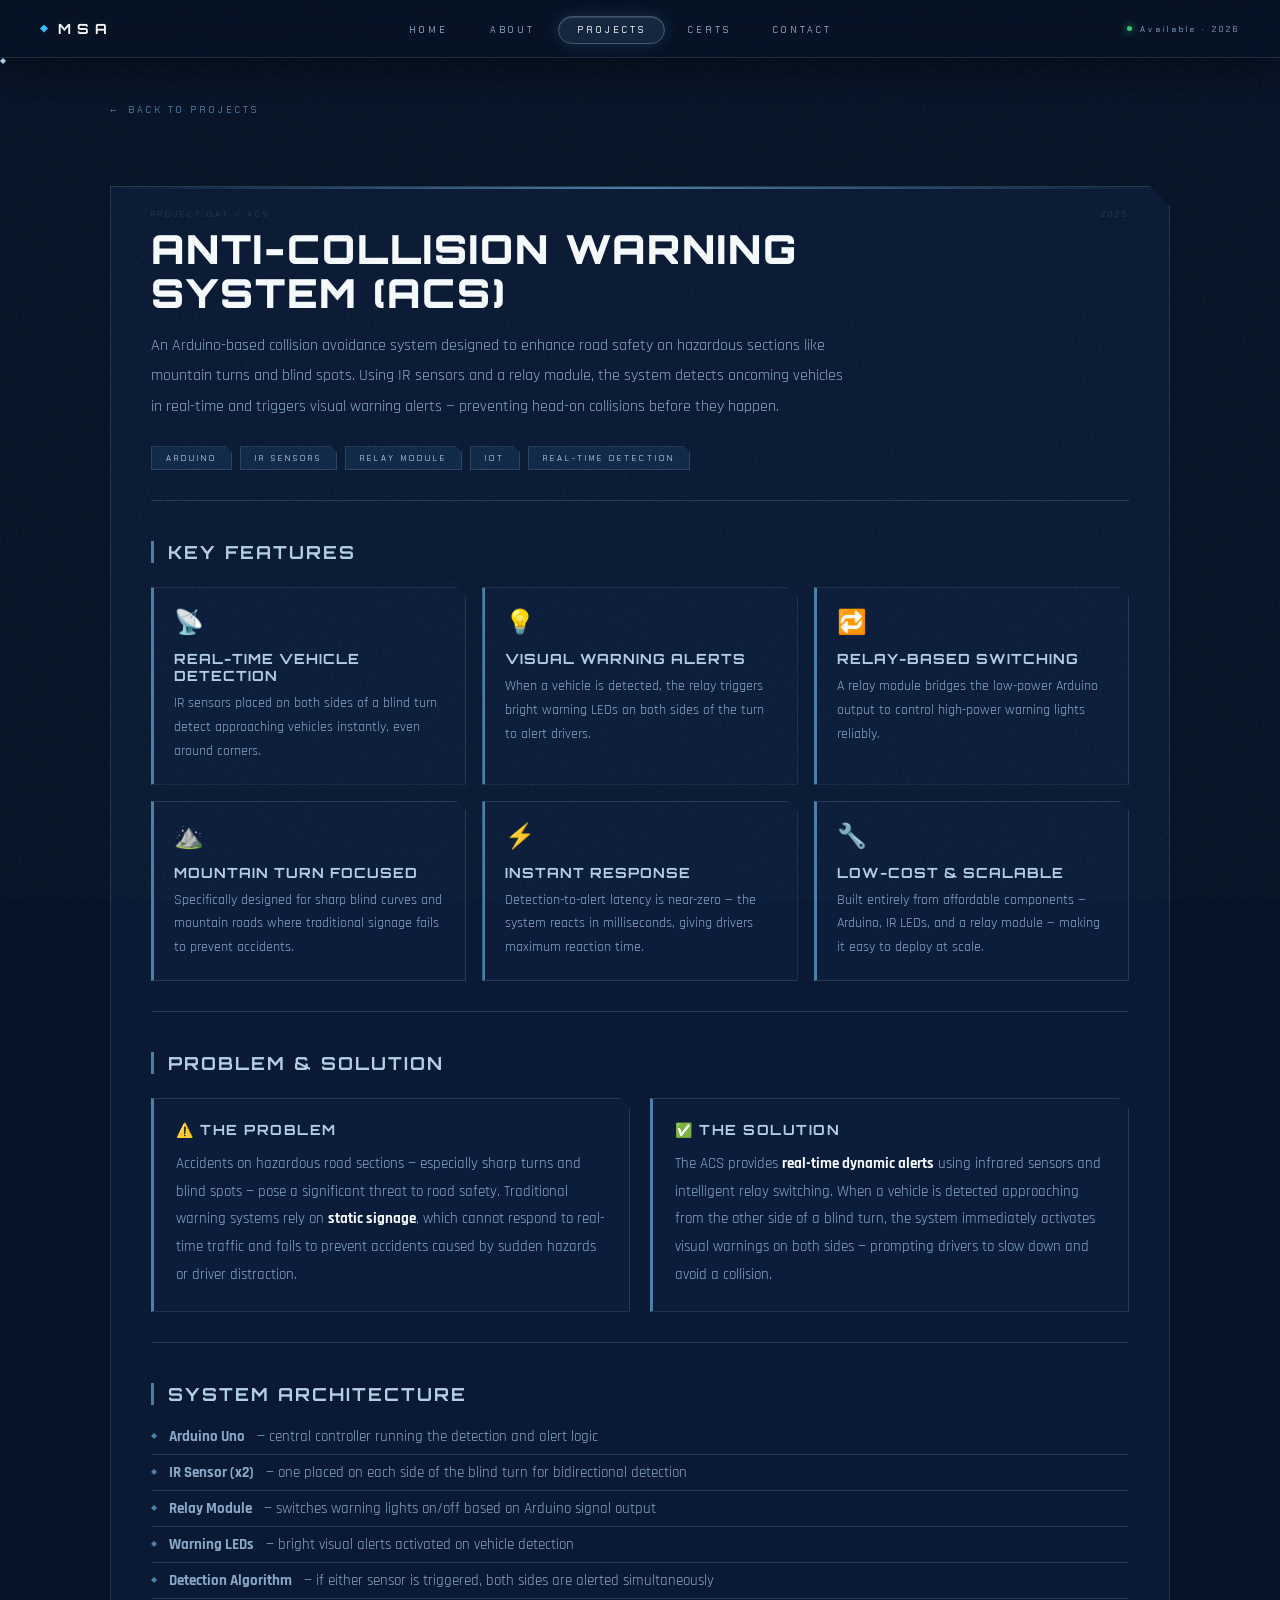
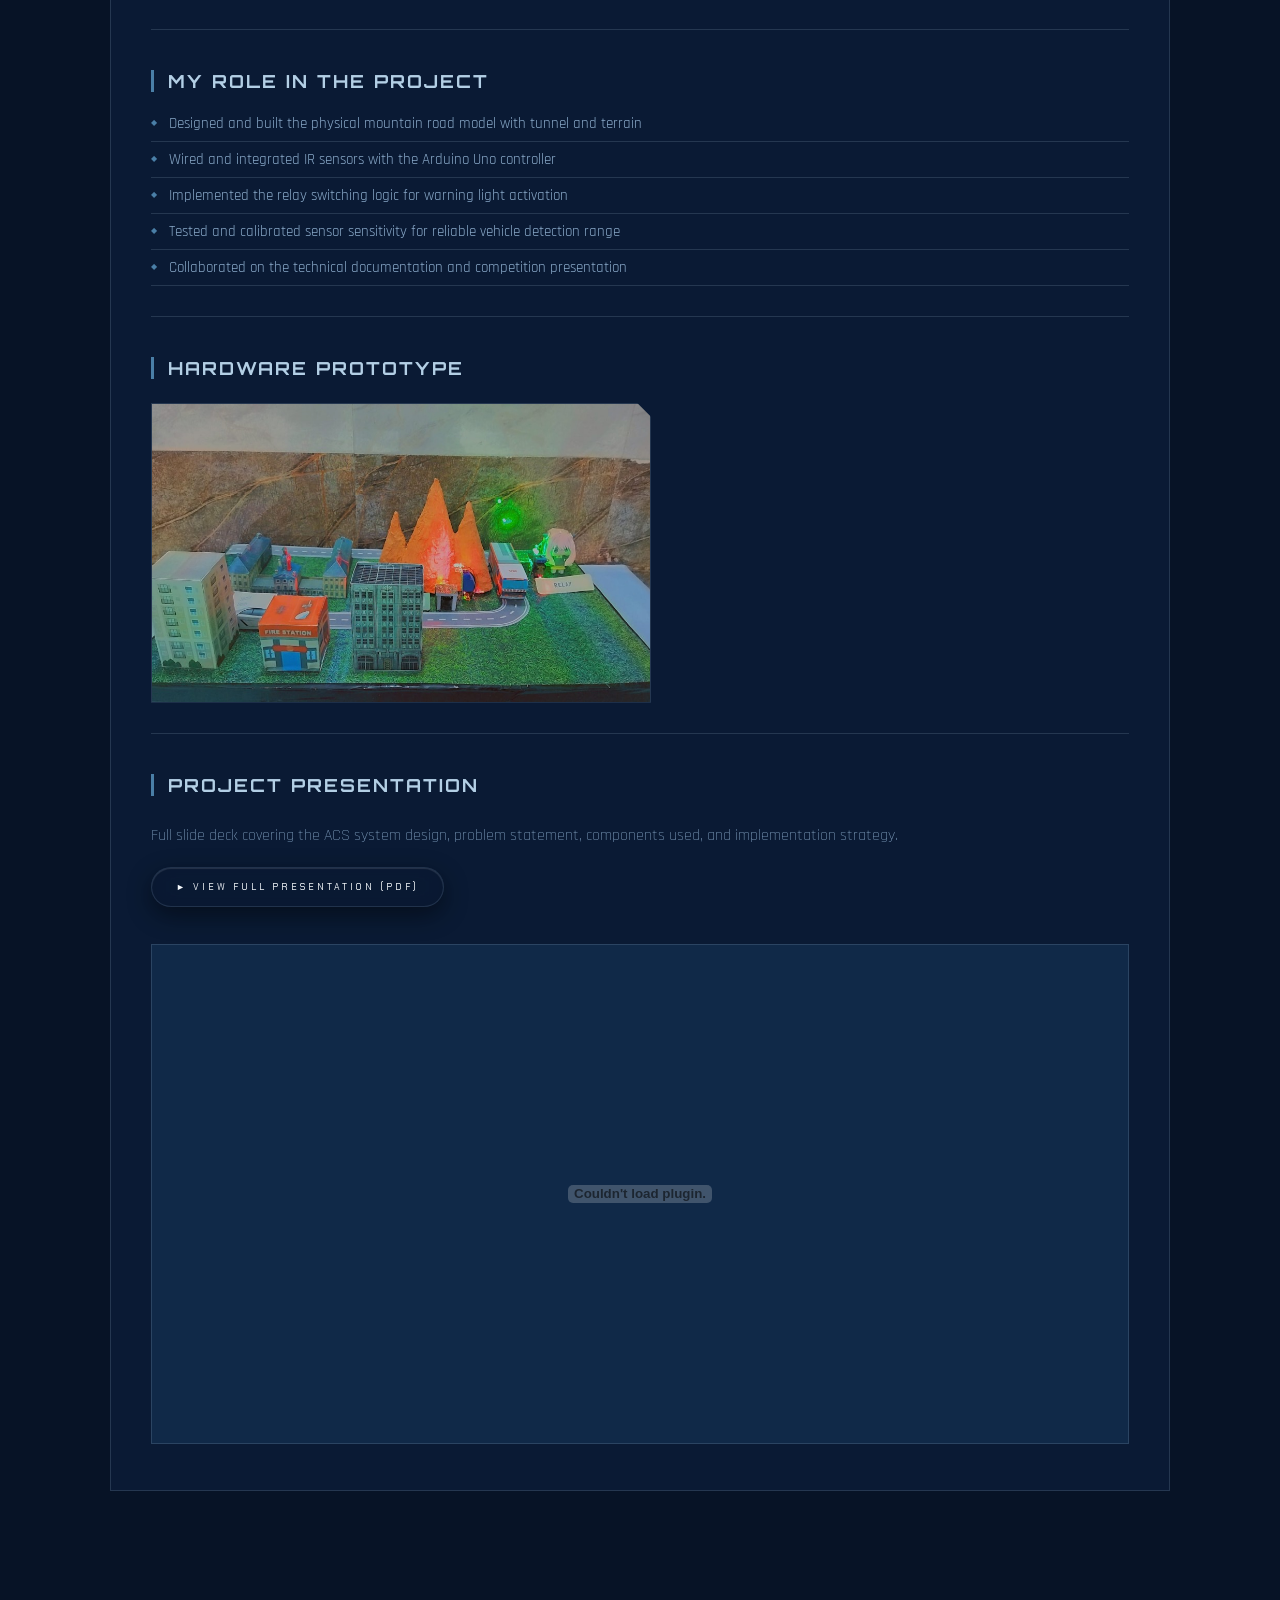
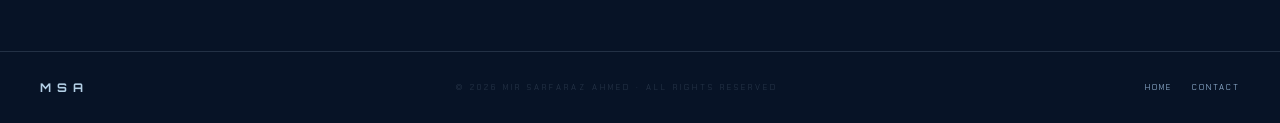
<file: acs-project.html>
<!DOCTYPE html>
<html lang="en">
<head>
<meta charset="UTF-8">
<meta name="viewport" content="width=device-width, initial-scale=1.0">
<title>Anti-Collision System (ACS) | Mir Sarfaraz Ahmed</title>
<link rel="icon" type="image/png" href="profile.jpg">
<link rel="preconnect" href="https://fonts.googleapis.com">
<link href="https://fonts.googleapis.com/css2?family=Orbitron:wght@400;600;700;900&family=Chakra+Petch:wght@300;400;500;600&family=Rajdhani:wght@300;400;500&display=swap" rel="stylesheet">
<link rel="stylesheet" href="style.css">
</head>

<body>

<!-- CURSOR -->
<div class="c-dot" id="cdot"></div>
<div class="c-ring" id="cring"></div>

<!-- SCROLL TO TOP -->
<button id="scrollTop" aria-label="Scroll to top">↑</button>

<!-- NAVBAR -->
<nav id="navbar">
  <a href="index.html" class="nav-logo">MSA</a>
  <ul class="nav-links">
    <li><a href="index.html">Home</a></li>
    <li><a href="index.html#about">About</a></li>
    <li><a href="index.html#projects" class="active">Projects</a></li>
    <li><a href="index.html#certifications">Certs</a></li>
    <li><a href="contact.html">Contact</a></li>
  </ul>
  <div class="nav-status">
    <div class="status-dot"></div>Available · 2026
  </div>
  <button class="nav-toggle" id="navToggle" aria-label="Toggle navigation" aria-expanded="false">
    <span></span>
    <span></span>
    <span></span>
  </button>
</nav>


<!-- MOBILE & TABLET DRAWER -->
<div class="nav-drawer" id="navDrawer" aria-hidden="true">
  <div class="drawer-header">
    <span class="drawer-tag">SYS.NAV // NAVIGATION</span>
    <span class="drawer-id">VER 2.0 · 2026</span>
  </div>
  <ul class="drawer-links">
    <li><a href="index.html"><span class="d-num">01</span><span class="d-label">Home</span><span class="d-arr">→</span></a></li>
    <li><a href="index.html#about"><span class="d-num">02</span><span class="d-label">About</span><span class="d-arr">→</span></a></li>
    <li><a href="index.html#projects" class="active"><span class="d-num">03</span><span class="d-label">Projects</span><span class="d-arr">→</span></a></li>
    <li><a href="index.html#certifications"><span class="d-num">04</span><span class="d-label">Certifications</span><span class="d-arr">→</span></a></li>
    <li><a href="contact.html"><span class="d-num">05</span><span class="d-label">Contact</span><span class="d-arr">→</span></a></li>
  </ul>
  <div class="drawer-footer">
    <div class="drawer-status">
      <div class="status-dot"></div>Status: Available · 2026
    </div>
    <div class="drawer-socials">
      <a href="https://github.com/Mir-Sarfaraz-Ahmed" target="_blank"><svg width="13" height="13" viewBox="0 0 24 24" fill="currentColor" style="display:inline-block;vertical-align:-1px;margin-right:5px;"><path fill-rule="evenodd" clip-rule="evenodd" d="M12 2C6.477 2 2 6.484 2 12.017c0 4.425 2.865 8.18 6.839 9.504.5.092.682-.217.682-.483 0-.237-.008-.868-.013-1.703-2.782.605-3.369-1.343-3.369-1.343-.454-1.158-1.11-1.466-1.11-1.466-.908-.62.069-.608.069-.608 1.003.07 1.53 1.032 1.53 1.032.892 1.53 2.341 1.088 2.91.832.092-.647.35-1.088.636-1.338-2.22-.253-4.555-1.113-4.555-4.951 0-1.093.39-1.988 1.029-2.688-.103-.253-.446-1.272.098-2.65 0 0 .84-.27 2.75 1.026A9.564 9.564 0 0112 6.844c.85.004 1.705.115 2.504.337 1.909-1.296 2.747-1.027 2.747-1.027.546 1.379.202 2.398.1 2.651.64.7 1.028 1.595 1.028 2.688 0 3.848-2.339 4.695-4.566 4.943.359.309.678.92.678 1.855 0 1.338-.012 2.419-.012 2.747 0 .268.18.58.688.482A10.019 10.019 0 0022 12.017C22 6.484 17.522 2 12 2z"/></svg>GitHub</a>
      <a href="https://www.linkedin.com/in/mir-sarfaraz-ahmed-367957329/" target="_blank"><svg width="13" height="13" viewBox="0 0 24 24" fill="currentColor" style="display:inline-block;vertical-align:-1px;margin-right:5px;"><path d="M19 3a2 2 0 0 1 2 2v14a2 2 0 0 1-2 2H5a2 2 0 0 1-2-2V5a2 2 0 0 1 2-2h14m-.5 15.5v-5.3a3.26 3.26 0 0 0-3.26-3.26c-.85 0-1.84.52-2.28 1.3v-1.11h-2.79v8.37h2.79v-4.93c0-.77.62-1.4 1.39-1.4a1.4 1.4 0 0 1 1.4 1.4v4.93h2.75M6.46 10.9v8.37H9.2V10.9H6.46M7.83 6.26c-.95 0-1.72.78-1.72 1.73a1.73 1.73 0 0 0 1.72 1.73 1.73 1.73 0 0 0 1.72-1.73c0-.95-.78-1.73-1.72-1.73z"/></svg>LinkedIn</a>
      <a href="resume.pdf" download>↓ Resume</a>
    </div>
  </div>
</div>

<!-- ═══ PROJECT CONTENT ═══ -->
<div class="project-page-wrap">

  <a href="index.html#projects" class="back-btn reveal">Back to Projects</a>

  <section class="project-page reveal">

    <span class="sc sc-tl" style="position:absolute">PROJECT.DAT / ACS</span>
    <span class="sc sc-tr" style="position:absolute">2025</span>

    <h1>Anti-Collision Warning<br>System (ACS)</h1>

    <p>
      An Arduino-based collision avoidance system designed to enhance road safety
      on hazardous sections like mountain turns and blind spots. Using IR sensors
      and a relay module, the system detects oncoming vehicles in real-time and
      triggers visual warning alerts — preventing head-on collisions before they happen.
    </p>

    <div class="tech-stack">
      <span>Arduino</span>
      <span>IR Sensors</span>
      <span>Relay Module</span>
      <span>IoT</span>
      <span>Real-Time Detection</span>
    </div>

    <hr>

    <!-- ── KEY FEATURES ── -->
    <h2>Key Features</h2>

    <div class="features-grid">

      <div class="feature-card">
        <div class="icon">📡</div>
        <h4>Real-Time Vehicle Detection</h4>
        <p>IR sensors placed on both sides of a blind turn detect approaching vehicles instantly, even around corners.</p>
      </div>

      <div class="feature-card">
        <div class="icon">💡</div>
        <h4>Visual Warning Alerts</h4>
        <p>When a vehicle is detected, the relay triggers bright warning LEDs on both sides of the turn to alert drivers.</p>
      </div>

      <div class="feature-card">
        <div class="icon">🔁</div>
        <h4>Relay-Based Switching</h4>
        <p>A relay module bridges the low-power Arduino output to control high-power warning lights reliably.</p>
      </div>

      <div class="feature-card">
        <div class="icon">⛰️</div>
        <h4>Mountain Turn Focused</h4>
        <p>Specifically designed for sharp blind curves and mountain roads where traditional signage fails to prevent accidents.</p>
      </div>

      <div class="feature-card">
        <div class="icon">⚡</div>
        <h4>Instant Response</h4>
        <p>Detection-to-alert latency is near-zero — the system reacts in milliseconds, giving drivers maximum reaction time.</p>
      </div>

      <div class="feature-card">
        <div class="icon">🔧</div>
        <h4>Low-Cost &amp; Scalable</h4>
        <p>Built entirely from affordable components — Arduino, IR LEDs, and a relay module — making it easy to deploy at scale.</p>
      </div>

    </div>

    <hr>

    <!-- ── PROBLEM & SOLUTION ── -->
    <h2>Problem &amp; Solution</h2>

    <div class="about-wrapper">

      <div class="about-left">
        <h3>⚠️ The Problem</h3>
        <p>
          Accidents on hazardous road sections — especially sharp turns and blind spots —
          pose a significant threat to road safety. Traditional warning systems rely on
          <strong>static signage</strong>, which cannot respond to real-time traffic and
          fails to prevent accidents caused by sudden hazards or driver distraction.
        </p>
      </div>

      <div class="about-left">
        <h3>✅ The Solution</h3>
        <p>
          The ACS provides <strong>real-time dynamic alerts</strong> using infrared sensors
          and intelligent relay switching. When a vehicle is detected approaching from the
          other side of a blind turn, the system immediately activates visual warnings on
          both sides — prompting drivers to slow down and avoid a collision.
        </p>
      </div>

    </div>

    <hr>

    <!-- ── SYSTEM ARCHITECTURE ── -->
    <h2>System Architecture</h2>

    <ul>
      <li><strong>Arduino Uno</strong> — central controller running the detection and alert logic</li>
      <li><strong>IR Sensor (x2)</strong> — one placed on each side of the blind turn for bidirectional detection</li>
      <li><strong>Relay Module</strong> — switches warning lights on/off based on Arduino signal output</li>
      <li><strong>Warning LEDs</strong> — bright visual alerts activated on vehicle detection</li>
      <li><strong>Detection Algorithm</strong> — if either sensor is triggered, both sides are alerted simultaneously</li>
    </ul>

    <hr>

    <!-- ── MY ROLE ── -->
    <h2>My Role in the Project</h2>

    <ul>
      <li>Designed and built the physical mountain road model with tunnel and terrain</li>
      <li>Wired and integrated IR sensors with the Arduino Uno controller</li>
      <li>Implemented the relay switching logic for warning light activation</li>
      <li>Tested and calibrated sensor sensitivity for reliable vehicle detection range</li>
      <li>Collaborated on the technical documentation and competition presentation</li>
    </ul>

    <hr>

    <!-- ── PROJECT IMAGE ── -->
    <h2>Hardware Prototype</h2>
    <div class="project-images">
      <img src="acs-model.jpg" alt="Anti-Collision System Model">
    </div>

    <hr>

    <!-- ── PRESENTATION ── -->
    <h2>Project Presentation</h2>

    <div class="media-box">
      <p class="about-desc" style="margin-top:0;margin-bottom:16px">
        Full slide deck covering the ACS system design, problem statement,
        components used, and implementation strategy.
      </p>

      <a href="ppt.pdf" target="_blank" class="btn">
        ► View Full Presentation (PDF)
      </a>

      <br><br>

      <embed src="ppt.pdf"
             type="application/pdf"
             class="pdf-embed">
    </div>

  </section>

</div>

<footer>
  <div class="footer-brand">MSA</div>
  <div class="footer-copy">© 2026 Mir Sarfaraz Ahmed · All Rights Reserved</div>
  <div class="footer-links">
    <a href="index.html">Home</a>
    <a href="index.html#contact">Contact</a>
  </div>
</footer>

<script src="script.js" defer></script>

</body>
</html>
</file>
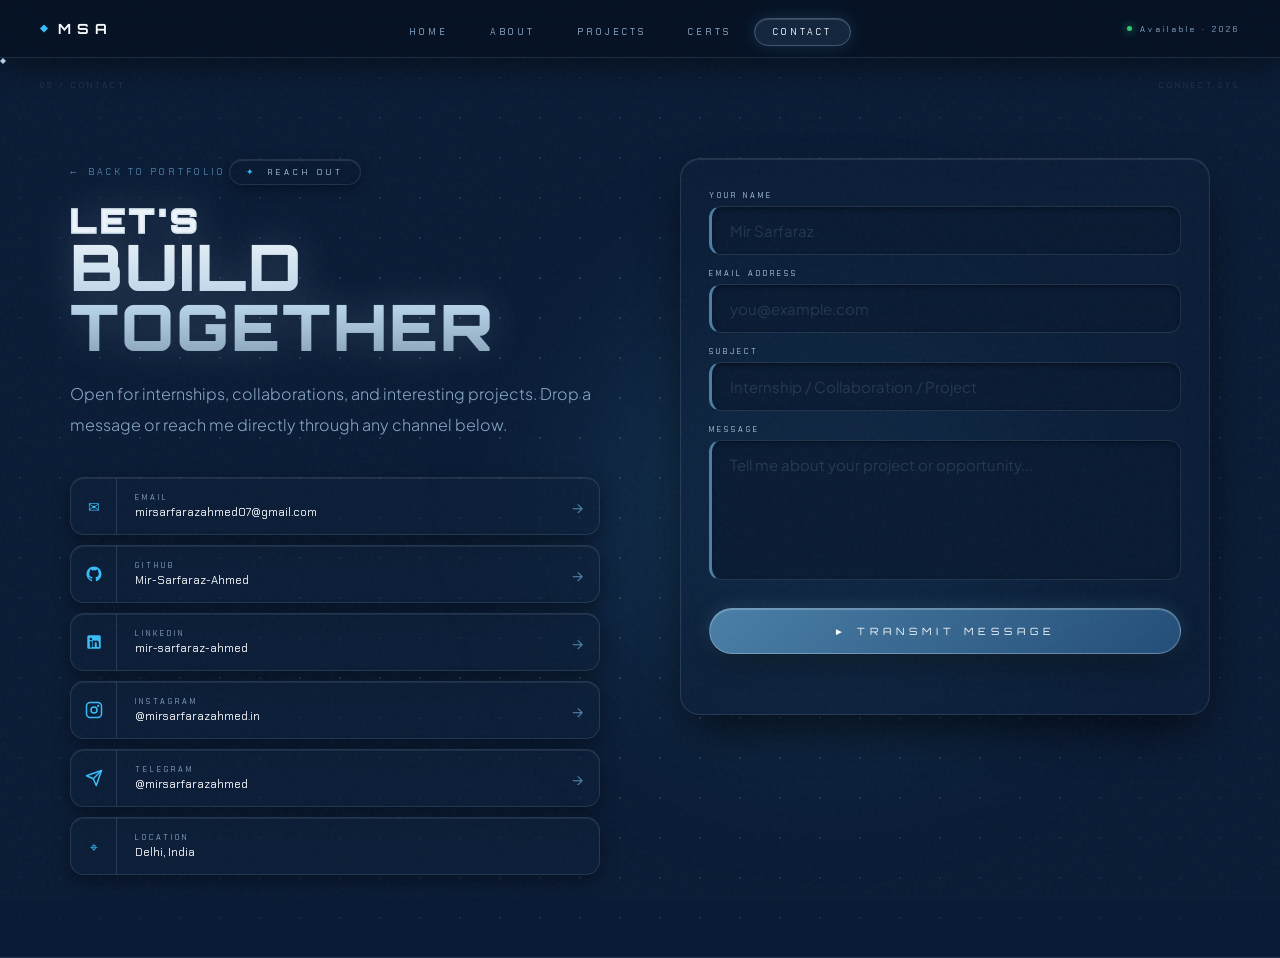
<file: contact.html>
<!DOCTYPE html>
<html lang="en">
<head>
<meta charset="UTF-8">
<meta name="viewport" content="width=device-width, initial-scale=1.0">
<title>Contact | Mir Sarfaraz Ahmed</title>
<meta name="description" content="Get in touch with Mir Sarfaraz Ahmed — open for internships, collaborations, and interesting projects.">
<link rel="icon" type="image/png" href="profile.jpg">
<link rel="preconnect" href="https://fonts.googleapis.com">
<link href="https://fonts.googleapis.com/css2?family=Orbitron:wght@400;600;700;900&family=Chakra+Petch:wght@300;400;500;600&family=Rajdhani:wght@300;400;500;600;700&family=Plus+Jakarta+Sans:wght@300;400;500;600;700;800;900&display=swap" rel="stylesheet">
<link rel="stylesheet" href="style.css">
<style>
/* Contact page: uses full style.css, just overrides body padding & removes footer curtain */
body { padding-top: 58px; }

/* Make the section fill viewport height */
.contact-page-root {
  min-height: calc(100vh - 58px);
  display: flex;
  flex-direction: column;
}

/* Back link styled as nav-status pill */
.cp-back-link {
  display: inline-flex;
  align-items: center;
  gap: 8px;
  font-family: var(--font-ui);
  font-size: 9px;
  letter-spacing: 3px;
  text-transform: uppercase;
  color: var(--muted);
  text-decoration: none;
  border: 1px solid var(--glass-border);
  border-radius: 100px;
  padding: 7px 16px;
  transition: color .2s, border-color .2s, background .2s;
  background: rgba(255,255,255,0.03);
}
.cp-back-link:hover {
  color: var(--accent-hi);
  border-color: var(--accent);
  background: rgba(74,127,167,0.08);
}

/* Override contact-form-wrap to always be visible on contact page */
.contact-page-root .contact-form-wrap {
  opacity: 1 !important;
  transform: none !important;
  pointer-events: auto !important;
  max-height: none !important;
  overflow: visible !important;
  padding: 32px 28px !important;
  border-width: 1px !important;
}

/* Subject field */
.cp-subject-group { margin-bottom: 14px; }

/* Status message */
#cp-form-status {
  margin-top: 12px;
  font-family: var(--font-ui);
  font-size: 11px;
  letter-spacing: 1px;
  color: var(--accent-hi);
  min-height: 16px;
}
#cp-form-status.error { color: #f87171; }
</style>
</head>
<body>

<!-- CUSTOM CURSOR -->
<div class="c-dot" id="cdot"></div>
<div class="c-ring" id="cring"></div>

<!-- NAVBAR (matches portfolio) -->
<nav id="navbar">
  <a href="index.html" class="nav-logo">MSA</a>
  <ul class="nav-links">
    <li><a href="index.html">Home</a></li>
    <li><a href="index.html#about">About</a></li>
    <li><a href="index.html#projects">Projects</a></li>
    <li><a href="index.html#certifications">Certs</a></li>
    <li><a href="contact.html" class="active">Contact</a></li>
  </ul>
  <div class="nav-status">
    <div class="status-dot"></div>Available &middot; 2026
  </div>
  <button class="nav-toggle" id="navToggle" aria-label="Toggle navigation" aria-expanded="false">
    <span></span><span></span><span></span>
  </button>
</nav>

<!-- MOBILE DRAWER -->
<div class="nav-drawer" id="navDrawer" aria-hidden="true">
  <div class="drawer-header">
    <span class="drawer-tag">SYS.NAV // NAVIGATION</span>
    <span class="drawer-id">VER 2.0 &middot; 2026</span>
  </div>
  <ul class="drawer-links">
    <li><a href="index.html"><span class="d-num">01</span><span class="d-label">Home</span><span class="d-arr">&#x2192;</span></a></li>
    <li><a href="index.html#about"><span class="d-num">02</span><span class="d-label">About</span><span class="d-arr">&#x2192;</span></a></li>
    <li><a href="index.html#projects"><span class="d-num">03</span><span class="d-label">Projects</span><span class="d-arr">&#x2192;</span></a></li>
    <li><a href="index.html#certifications"><span class="d-num">04</span><span class="d-label">Certifications</span><span class="d-arr">&#x2192;</span></a></li>
    <li><a href="contact.html" class="active"><span class="d-num">05</span><span class="d-label">Contact</span><span class="d-arr">&#x2192;</span></a></li>
  </ul>
  <div class="drawer-footer">
    <div class="drawer-status"><div class="status-dot"></div>Status: Available &middot; 2026</div>
    <div class="drawer-socials">
      <a href="https://github.com/Mir-Sarfaraz-Ahmed" target="_blank"><svg width="13" height="13" viewBox="0 0 24 24" fill="currentColor" style="display:inline-block;vertical-align:-1px;margin-right:5px;"><path fill-rule="evenodd" clip-rule="evenodd" d="M12 2C6.477 2 2 6.484 2 12.017c0 4.425 2.865 8.18 6.839 9.504.5.092.682-.217.682-.483 0-.237-.008-.868-.013-1.703-2.782.605-3.369-1.343-3.369-1.343-.454-1.158-1.11-1.466-1.11-1.466-.908-.62.069-.608.069-.608 1.003.07 1.53 1.032 1.53 1.032.892 1.53 2.341 1.088 2.91.832.092-.647.35-1.088.636-1.338-2.22-.253-4.555-1.113-4.555-4.951 0-1.093.39-1.988 1.029-2.688-.103-.253-.446-1.272.098-2.65 0 0 .84-.27 2.75 1.026A9.564 9.564 0 0112 6.844c.85.004 1.705.115 2.504.337 1.909-1.296 2.747-1.027 2.747-1.027.546 1.379.202 2.398.1 2.651.64.7 1.028 1.595 1.028 2.688 0 3.848-2.339 4.695-4.566 4.943.359.309.678.92.678 1.855 0 1.338-.012 2.419-.012 2.747 0 .268.18.58.688.482A10.019 10.019 0 0022 12.017C22 6.484 17.522 2 12 2z"/></svg>GitHub</a>
      <a href="https://www.linkedin.com/in/mir-sarfaraz-ahmed-367957329/" target="_blank"><svg width="13" height="13" viewBox="0 0 24 24" fill="currentColor" style="display:inline-block;vertical-align:-1px;margin-right:5px;"><path d="M19 3a2 2 0 0 1 2 2v14a2 2 0 0 1-2 2H5a2 2 0 0 1-2-2V5a2 2 0 0 1 2-2h14m-.5 15.5v-5.3a3.26 3.26 0 0 0-3.26-3.26c-.85 0-1.84.52-2.28 1.3v-1.11h-2.79v8.37h2.79v-4.93c0-.77.62-1.4 1.39-1.4a1.4 1.4 0 0 1 1.4 1.4v4.93h2.75M6.46 10.9v8.37H9.2V10.9H6.46M7.83 6.26c-.95 0-1.72.78-1.72 1.73a1.73 1.73 0 0 0 1.72 1.73 1.73 1.73 0 0 0 1.72-1.73c0-.95-.78-1.73-1.72-1.73z"/></svg>LinkedIn</a>
      <a href="resume.pdf" download>&#x2193; Resume</a>
    </div>
  </div>
</div>

<!-- CONTACT PAGE ROOT -->
<div class="contact-page-root">

<!-- Contact section reusing portfolio classes -->
<section id="contact" class="section">

  <!-- Ambient Aurora Glow -->
  <div class="section-aurora contact-aurora" aria-hidden="true"></div>
  <!-- Dot grid -->
  <div class="dot-grid" aria-hidden="true"></div>

  <span class="sc sc-tl">05 / CONTACT</span>
  <span class="sc sc-tr">CONNECT.SYS</span>

  <div class="contact-wrap">

    <div class="contact-left">
      <a href="index.html" class="back-btn reveal" style="margin-bottom:20px">Back to Portfolio</a>
      <div class="section-tag reveal">Reach Out</div>
      <h1 class="section-title reveal">
        <span class="ghost-txt">LET'S</span>
        Build<br><span class="accent">Together</span>
      </h1>
      <p class="about-desc reveal" style="margin-top:20px">
        Open for internships, collaborations, and interesting projects.
        Drop a message or reach me directly through any channel below.
      </p>

      <div class="contact-channels reveal">
        <a class="channel magnetic-pill" href="mailto:mirsarfarazahmed07@gmail.com">
          <div class="ch-icon">&#x2709;</div>
          <div class="ch-content">
            <div class="ch-label">Email</div>
            <div class="ch-value">mirsarfarazahmed07@gmail.com</div>
          </div>
          <span class="ch-arrow">&#x2192;</span>
        </a>
        <a class="channel magnetic-pill" href="https://github.com/Mir-Sarfaraz-Ahmed" target="_blank">
          <div class="ch-icon">
            <svg width="18" height="18" viewBox="0 0 24 24" fill="currentColor">
              <path fill-rule="evenodd" clip-rule="evenodd" d="M12 2C6.477 2 2 6.484 2 12.017c0 4.425 2.865 8.18 6.839 9.504.5.092.682-.217.682-.483 0-.237-.008-.868-.013-1.703-2.782.605-3.369-1.343-3.369-1.343-.454-1.158-1.11-1.466-1.11-1.466-.908-.62.069-.608.069-.608 1.003.07 1.53 1.032 1.53 1.032.892 1.53 2.341 1.088 2.91.832.092-.647.35-1.088.636-1.338-2.22-.253-4.555-1.113-4.555-4.951 0-1.093.39-1.988 1.029-2.688-.103-.253-.446-1.272.098-2.65 0 0 .84-.27 2.75 1.026A9.564 9.564 0 0112 6.844c.85.004 1.705.115 2.504.337 1.909-1.296 2.747-1.027 2.747-1.027.546 1.379.202 2.398.1 2.651.64.7 1.028 1.595 1.028 2.688 0 3.848-2.339 4.695-4.566 4.943.359.309.678.92.678 1.855 0 1.338-.012 2.419-.012 2.747 0 .268.18.58.688.482A10.019 10.019 0 0022 12.017C22 6.484 17.522 2 12 2z"/>
            </svg>
          </div>
          <div class="ch-content">
            <div class="ch-label">GitHub</div>
            <div class="ch-value">Mir-Sarfaraz-Ahmed</div>
          </div>
          <span class="ch-arrow">&#x2192;</span>
        </a>
        <a class="channel magnetic-pill" href="https://www.linkedin.com/in/mir-sarfaraz-ahmed-367957329/" target="_blank">
          <div class="ch-icon">
            <svg width="18" height="18" viewBox="0 0 24 24" fill="currentColor">
              <path d="M19 3a2 2 0 0 1 2 2v14a2 2 0 0 1-2 2H5a2 2 0 0 1-2-2V5a2 2 0 0 1 2-2h14m-.5 15.5v-5.3a3.26 3.26 0 0 0-3.26-3.26c-.85 0-1.84.52-2.28 1.3v-1.11h-2.79v8.37h2.79v-4.93c0-.77.62-1.4 1.39-1.4a1.4 1.4 0 0 1 1.4 1.4v4.93h2.75M6.46 10.9v8.37H9.2V10.9H6.46M7.83 6.26c-.95 0-1.72.78-1.72 1.73a1.73 1.73 0 0 0 1.72 1.73 1.73 1.73 0 0 0 1.72-1.73c0-.95-.78-1.73-1.72-1.73z"/>
            </svg>
          </div>
          <div class="ch-content">
            <div class="ch-label">LinkedIn</div>
            <div class="ch-value">mir-sarfaraz-ahmed</div>
          </div>
          <span class="ch-arrow">&#x2192;</span>
        </a>
        <a class="channel magnetic-pill" href="https://instagram.com/mirsarfarazahmed.in" target="_blank">
          <div class="ch-icon">
            <svg width="18" height="18" viewBox="0 0 24 24" fill="none" stroke="currentColor" stroke-width="2" stroke-linecap="round" stroke-linejoin="round"><rect x="2" y="2" width="20" height="20" rx="5" ry="5"/><circle cx="12" cy="12" r="4"/><circle cx="17.5" cy="6.5" r="1.5" fill="currentColor" stroke="none"/></svg>
          </div>
          <div class="ch-content">
            <div class="ch-label">Instagram</div>
            <div class="ch-value">@mirsarfarazahmed.in</div>
          </div>
          <span class="ch-arrow">&#x2192;</span>
        </a>
        <a class="channel magnetic-pill" href="https://t.me/mirsarfarazahmed" target="_blank">
          <div class="ch-icon">
            <svg width="18" height="18" viewBox="0 0 24 24" fill="none" stroke="currentColor" stroke-width="2" stroke-linecap="round" stroke-linejoin="round"><line x1="22" y1="2" x2="11" y2="13"/><polygon points="22 2 15 22 11 13 2 9 22 2"/></svg>
          </div>
          <div class="ch-content">
            <div class="ch-label">Telegram</div>
            <div class="ch-value">@mirsarfarazahmed</div>
          </div>
          <span class="ch-arrow">&#x2192;</span>
        </a>
        <div class="channel channel-static">
          <div class="ch-icon">&#x2316;</div>
          <div class="ch-content">
            <div class="ch-label">Location</div>
            <div class="ch-value">Delhi, India</div>
          </div>
        </div>
      </div>
    </div>

    <div class="contact-form-wrap reveal">
      <form id="cp-contact-form" action="https://formspree.io/f/xojnpjqy" method="POST">
        <div class="form-group">
          <label class="form-label">Your Name</label>
          <input class="form-input" type="text" name="name" placeholder="Mir Sarfaraz" required autocomplete="name">
        </div>
        <div class="form-group">
          <label class="form-label">Email Address</label>
          <input class="form-input" type="email" name="email" placeholder="you@example.com" required autocomplete="email">
        </div>
        <div class="form-group">
          <label class="form-label">Subject</label>
          <input class="form-input" type="text" name="subject" placeholder="Internship / Collaboration / Project">
        </div>
        <div class="form-group">
          <label class="form-label">Message</label>
          <textarea class="form-textarea" name="message" placeholder="Tell me about your project or opportunity..." required style="height:140px"></textarea>
        </div>
        <button type="submit" class="btn-submit magnetic-pill" id="cp-submit-btn">&#9658; Transmit Message</button>
        <p id="cp-form-status"></p>
      </form>
    </div>

  </div>
</section>

</div><!-- end contact-page-root -->

<!-- Reuse the same script.js for cursor, reveal, magnetic effects, mobile drawer -->
<script src="script.js" defer></script>

<script>
/* Contact page: AJAX form submit */
(function() {
  var form   = document.getElementById('cp-contact-form');
  var btn    = document.getElementById('cp-submit-btn');
  var status = document.getElementById('cp-form-status');
  if (!form) return;
  form.addEventListener('submit', function(e) {
    e.preventDefault();
    btn.textContent = '◌ Transmitting...';
    btn.disabled = true;
    status.textContent = '';
    status.className = '';
    fetch(form.action, {
      method: 'POST',
      body: new FormData(form),
      headers: { Accept: 'application/json' }
    })
    .then(function(r) {
      if (r.ok) {
        status.textContent = '✓ Message transmitted successfully!';
        form.reset();
        btn.textContent = '✓ Sent';
        setTimeout(function() {
          btn.textContent = '► Transmit Message';
          btn.disabled = false;
        }, 3500);
      } else { throw new Error(); }
    })
    .catch(function() {
      status.textContent = '✕ Transmission failed. Please try again.';
      status.className = 'error';
      btn.textContent = '► Transmit Message';
      btn.disabled = false;
    });
  });
})();
</script>
</body>
</html>
</file>
<file: style.css>
/* ════════════════════════════════════════════
   DESIGN TOKENS & CINEMATIC THEME
════════════════════════════════════════════ */
:root {
  --bg:         #071326;
  --bg2:        #0a1b35;
  --surface:    rgba(26, 61, 99, 0.45);
  --surface2:   rgba(14, 34, 64, 0.55);
  --accent:     #4A7FA7;
  --accent-hi:  #B3CFE5;
  --accent-cyan:#38bdf8;
  --white:      #F6FAFD;
  --muted:      #8aa9c9;
  --dim:        rgba(179, 207, 229, 0.16);
  --glow:       rgba(74, 127, 167, 0.32);
  --glow-hi:    rgba(179, 207, 229, 0.18);
  --glass-border: rgba(179, 207, 229, 0.14);
  --glass-border-hover: rgba(179, 207, 229, 0.4);
  --glass-shadow: 0 16px 36px -10px rgba(0, 0, 0, 0.65);
  --glass-highlight: rgba(255, 255, 255, 0.12);

  --font-display: 'Orbitron', sans-serif;
  --font-ui:      'Chakra Petch', sans-serif;
  --font-body:    'Plus Jakarta Sans', 'Rajdhani', sans-serif;
}

/* ════════════════════════════════════════════
   RESET
════════════════════════════════════════════ */
*, *::before, *::after { margin:0; padding:0; box-sizing:border-box; }
html { scroll-behavior: smooth; }
body {
  background: var(--bg);
  color: var(--white);
  font-family: var(--font-body);
  overflow-x: hidden;
  padding-top: 58px;
}
::-webkit-scrollbar { width: 4px; }
::-webkit-scrollbar-track { background: var(--bg); }
::-webkit-scrollbar-thumb { background: var(--accent); border-radius: 4px; }

/* noise overlay */
body::before {
  content: '';
  position: fixed; inset: 0; z-index: 1; pointer-events: none;
  background-image: url("data:image/svg+xml,%3Csvg viewBox='0 0 256 256' xmlns='http://www.w3.org/2000/svg'%3E%3Cfilter id='noise'%3E%3CfeTurbulence type='fractalNoise' baseFrequency='0.9' numOctaves='4' stitchTiles='stitch'/%3E%3C/filter%3E%3Crect width='100%25' height='100%25' filter='url(%23noise)' opacity='1'/%3E%3C/svg%3E");
  opacity: .03;
}

/* ════════════════════════════════════════════
   CUSTOM CURSOR
════════════════════════════════════════════ */
.c-dot {
  position: fixed; z-index: 9999; pointer-events: none;
  width: 6px; height: 6px;
  background: var(--accent-hi);
  clip-path: polygon(50% 0,100% 50%,50% 100%,0 50%);
  transition: transform .12s;
}
.c-ring {
  position: fixed; z-index: 9998; pointer-events: none;
  width: 28px; height: 28px;
  border: 1px solid var(--accent);
  transition: left .12s, top .12s;
  clip-path: polygon(10% 0,90% 0,100% 10%,100% 90%,90% 100%,10% 100%,0 90%,0 10%);
}
@media (hover: none), (pointer: coarse), (max-width: 860px) {
  .c-dot, .c-ring { display: none !important; }
  body, a, button, input, textarea { cursor: auto !important; }
}

/* ════════════════════════════════════════════
   NAVBAR & MOBILE DRAWER
════════════════════════════════════════════ */
#navbar {
  position: fixed; top: 0; left: 0; right: 0; z-index: 500;
  display: flex; align-items: center; justify-content: space-between;
  padding: 0 40px; height: 58px;
  background: rgba(7, 19, 38, 0.78);
  border-bottom: 1px solid var(--glass-border);
  box-shadow: 0 8px 32px rgba(0, 0, 0, 0.45);
  backdrop-filter: blur(20px);
  -webkit-backdrop-filter: blur(20px);
}
.nav-logo {
  font-family: var(--font-display);
  font-size: 14px; letter-spacing: 6px; font-weight: 700;
  color: var(--white); text-decoration: none;
  display: flex; align-items: center; gap: 10px;
}
.nav-logo::before {
  content: '';
  display: block; width: 8px; height: 8px;
  background: var(--accent-cyan);
  clip-path: polygon(50% 0,100% 50%,50% 100%,0 50%);
  animation: pulse-dot 2s ease-in-out infinite;
  box-shadow: 0 0 10px var(--accent-cyan);
}
.nav-links {
  display: flex; gap: 4px; list-style: none;
}
.nav-links a {
  font-family: var(--font-ui); font-size: 9px; letter-spacing: 3px;
  text-transform: uppercase; color: var(--muted); text-decoration: none;
  padding: 7px 18px; border: 1px solid transparent;
  border-radius: 9999px;
  transition: all .25s ease;
}
.nav-links a:hover,
.nav-links a.active {
  color: var(--white);
  border-color: rgba(179, 207, 229, 0.28);
  background: rgba(74, 127, 167, 0.2);
  box-shadow: 0 0 16px rgba(74, 127, 167, 0.25), inset 0 1px 1px rgba(255, 255, 255, 0.15);
}
.nav-status {
  font-family: var(--font-ui); font-size: 8px; letter-spacing: 3px;
  color: var(--muted); display: flex; align-items: center; gap: 8px;
}
.status-dot {
  width: 5px; height: 5px; background: #2ecc71; border-radius: 50%;
  animation: pulse-dot 2s ease-in-out infinite;
  box-shadow: 0 0 8px #2ecc71;
}

/* ── NAV TOGGLE (Hamburger Button) ──────────── */
.nav-toggle {
  display: none;
  background: var(--surface2);
  border: 1px solid var(--dim);
  width: 38px;
  height: 38px;
  cursor: pointer;
  padding: 10px 8px;
  flex-direction: column;
  justify-content: space-between;
  align-items: center;
  transition: all .25s ease;
  clip-path: polygon(0 0, calc(100% - 6px) 0, 100% 6px, 100% 100%, 6px 100%, 0 calc(100% - 6px));
}
.nav-toggle span {
  display: block;
  width: 100%;
  height: 2px;
  background: var(--accent-hi);
  transition: transform .3s ease, opacity .25s ease;
  transform-origin: center;
}
.nav-toggle:hover,
.nav-toggle.open {
  border-color: var(--accent);
  background: rgba(74,127,167,0.18);
  box-shadow: 0 0 12px var(--glow);
}
.nav-toggle.open span:nth-child(1) {
  transform: translateY(6px) rotate(45deg);
}
.nav-toggle.open span:nth-child(2) {
  opacity: 0;
  transform: scaleX(0);
}
.nav-toggle.open span:nth-child(3) {
  transform: translateY(-8px) rotate(-45deg);
}

/* ── NAV DRAWER (Mobile & Tablet Menu) ──────── */
.nav-drawer {
  position: fixed;
  top: 58px;
  left: 0;
  right: 0;
  bottom: 0;
  background: rgba(10, 25, 49, 0.98);
  backdrop-filter: blur(24px);
  -webkit-backdrop-filter: blur(24px);
  z-index: 499;
  display: flex;
  flex-direction: column;
  justify-content: space-between;
  padding: 24px 20px 32px;
  transform: translateY(-100%);
  opacity: 0;
  pointer-events: none;
  transition: transform .32s cubic-bezier(0.16, 1, 0.3, 1), opacity .25s ease;
  overflow-y: auto;
  border-bottom: 1px solid var(--dim);
}
.nav-drawer.open {
  transform: translateY(0);
  opacity: 1;
  pointer-events: auto;
}
.drawer-header {
  display: flex;
  justify-content: space-between;
  align-items: center;
  padding-bottom: 12px;
  border-bottom: 1px solid var(--dim);
  font-family: var(--font-ui);
  font-size: 8px;
  letter-spacing: 3px;
  text-transform: uppercase;
}
.drawer-tag { color: var(--accent); display: flex; align-items: center; gap: 6px; }
.drawer-tag::before { content: '►'; font-size: 6px; }
.drawer-id { color: var(--muted); }
.drawer-links {
  list-style: none;
  display: flex;
  flex-direction: column;
  gap: 10px;
  margin: 24px 0;
}
.drawer-links li a {
  display: flex;
  align-items: center;
  justify-content: space-between;
  padding: 14px 18px;
  background: var(--surface2);
  border: 1px solid var(--dim);
  border-left: 3px solid var(--accent);
  color: var(--white);
  text-decoration: none;
  font-family: var(--font-display);
  font-size: 14px;
  letter-spacing: 2px;
  text-transform: uppercase;
  clip-path: polygon(0 0, calc(100% - 10px) 0, 100% 10px, 100% 100%, 0 100%);
  transition: all .2s ease;
}
.drawer-links li a:active,
.drawer-links li a.active,
.drawer-links li a:hover {
  background: rgba(74, 127, 167, 0.16);
  border-color: var(--accent);
  color: var(--accent-hi);
  padding-left: 22px;
}
.d-num {
  font-family: var(--font-ui);
  font-size: 9px;
  color: var(--accent);
  letter-spacing: 2px;
  margin-right: 14px;
}
.d-label { flex: 1; }
.d-arr {
  color: var(--dim);
  font-size: 14px;
  transition: transform .2s ease, color .2s ease;
}
.drawer-links li a:hover .d-arr,
.drawer-links li a:active .d-arr {
  transform: translateX(4px);
  color: var(--accent-hi);
}
.drawer-footer {
  border-top: 1px solid var(--dim);
  padding-top: 18px;
  display: flex;
  flex-direction: column;
  gap: 14px;
}
.drawer-status {
  display: flex;
  align-items: center;
  gap: 8px;
  font-family: var(--font-ui);
  font-size: 8px;
  letter-spacing: 3px;
  color: var(--accent-hi);
  text-transform: uppercase;
}
.drawer-socials {
  display: flex;
  gap: 8px;
  flex-wrap: wrap;
}
.drawer-socials a {
  font-family: var(--font-ui);
  font-size: 8px;
  letter-spacing: 2px;
  text-transform: uppercase;
  color: var(--accent-hi);
  text-decoration: none;
  padding: 8px 14px;
  border: 1px solid var(--dim);
  background: var(--surface);
  clip-path: polygon(0 0, calc(100% - 6px) 0, 100% 6px, 100% 100%, 0 100%);
  transition: all .2s;
}
.drawer-socials a:hover,
.drawer-socials a:active {
  border-color: var(--accent);
  color: var(--white);
  background: var(--accent);
}

/* ════════════════════════════════════════════
   SECTION BASE & AMBIENT AURORAS
════════════════════════════════════════════ */
.section {
  position: relative;
  min-height: 100vh;
  padding: 80px 40px;
  border-bottom: 1px solid var(--dim);
  overflow: hidden;
}
#about   { background: var(--bg2); }
#contact { background: var(--bg2); }

/* Ambient Aurora Glow Orbs */
.section-aurora {
  position: absolute;
  border-radius: 50%;
  filter: blur(85px);
  pointer-events: none;
  z-index: 0;
  animation: section-aurora-breathe 8s ease-in-out infinite alternate;
}
@keyframes section-aurora-breathe {
  0%   { transform: scale(0.92); opacity: 0.45; }
  100% { transform: scale(1.12); opacity: 0.85; }
}
.hero-aurora {
  top: 15%; right: 5%;
  width: 55vw; max-width: 650px; height: 50vh;
  background: radial-gradient(circle, rgba(74, 127, 167, 0.28) 0%, rgba(56, 189, 248, 0.12) 40%, transparent 70%);
}
.about-aurora {
  top: 25%; left: -6%;
  width: 50vw; max-width: 600px; height: 45vh;
  background: radial-gradient(circle, rgba(74, 127, 167, 0.22) 0%, rgba(56, 189, 248, 0.1) 45%, transparent 70%);
  animation-delay: -3s;
}
.projects-aurora {
  top: 20%; right: -5%;
  width: 55vw; max-width: 700px; height: 50vh;
  background: radial-gradient(circle, rgba(56, 189, 248, 0.18) 0%, rgba(74, 127, 167, 0.15) 40%, transparent 70%);
  animation-delay: -5s;
}
.certs-aurora {
  top: 30%; left: 20%;
  width: 60vw; max-width: 800px; height: 55vh;
  background: radial-gradient(circle, rgba(74, 127, 167, 0.24) 0%, rgba(144, 202, 249, 0.12) 45%, transparent 70%);
  animation-delay: -2s;
}
.contact-aurora {
  top: 25%; right: 10%;
  width: 55vw; max-width: 650px; height: 50vh;
  background: radial-gradient(circle, rgba(74, 127, 167, 0.25) 0%, rgba(56, 189, 248, 0.12) 45%, transparent 70%);
  animation-delay: -4s;
}

/* Section corner labels */
.sc {
  position: absolute;
  font-family: var(--font-ui); font-size: 8px; letter-spacing: 3px;
  color: var(--dim); text-transform: uppercase;
  z-index: 2;
}
.sc-tl { top: 22px; left: 40px; }
.sc-tr { top: 22px; right: 40px; }
.sc-bl { bottom: 22px; left: 40px; }
.sc-br { bottom: 22px; right: 40px; text-align: right; }

/* utility */
.accent { color: var(--accent-cyan); }

/* ════════════════════════════════════════════
   ANIMATIONS & SCROLL REVEALS
════════════════════════════════════════════ */
@keyframes pulse-dot {
  0%,100% { opacity:1; transform:scale(1); }
  50%      { opacity:.4; transform:scale(1.6); }
}
@keyframes scan {
  0%   { top: -2px; opacity:0; }
  10%  { opacity:.4; }
  90%  { opacity:.4; }
  100% { top: 100%; opacity:0; }
}
@keyframes float-hex {
  0%   { transform:translateY(0) rotate(0deg); opacity:.35; }
  50%  { opacity:.1; }
  100% { transform:translateY(-90px) rotate(180deg); opacity:.35; }
}
@keyframes ticker {
  0%   { transform:translateX(0); }
  100% { transform:translateX(-50%); }
}
@keyframes blink { 50% { opacity:0; } }

/* reveal: Smooth staggered elevation */
.reveal {
  opacity: 0;
  transform: translateY(28px);
  transition: opacity 0.75s cubic-bezier(0.16, 1, 0.3, 1), transform 0.75s cubic-bezier(0.16, 1, 0.3, 1);
  will-change: opacity, transform;
}
.reveal-left {
  opacity: 0;
  transform: translateX(-32px);
  transition: opacity 0.75s cubic-bezier(0.16, 1, 0.3, 1), transform 0.75s cubic-bezier(0.16, 1, 0.3, 1);
  will-change: opacity, transform;
}
.reveal.visible,
.reveal-left.visible { opacity:1; transform:none; }

/* ════════════════════════════════════════════
   HERO BACKGROUNDS
════════════════════════════════════════════ */
.dot-grid {
  position: absolute; inset: 0; z-index: 0;
  background-image: radial-gradient(circle, var(--dim) 1px, transparent 1px);
  background-size: 40px 40px;
  mask-image: radial-gradient(ellipse 80% 80% at 50% 50%, black 30%, transparent 100%);
  -webkit-mask-image: radial-gradient(ellipse 80% 80% at 50% 50%, black 30%, transparent 100%);
}
.scan-line {
  position: absolute; left: 0; right: 0; height: 1px; z-index: 1;
  background: linear-gradient(90deg, transparent, var(--accent-cyan), transparent);
  animation: scan 7s linear infinite;
}
.hex-bg { position: absolute; inset: 0; z-index: 0; overflow: hidden; pointer-events: none; }
.hex {
  position: absolute;
  border: 1px solid var(--dim);
  animation: float-hex linear infinite;
}
.hex:nth-child(1) { width:80px;height:80px;  top:15%; left:7%;  clip-path:polygon(50% 0,100% 25%,100% 75%,50% 100%,0 75%,0 25%); animation-duration:20s; animation-delay:-3s; }
.hex:nth-child(2) { width:40px;height:40px;  top:62%; left:4%;  clip-path:polygon(50% 0,100% 25%,100% 75%,50% 100%,0 75%,0 25%); animation-duration:15s; animation-delay:-8s; }
.hex:nth-child(3) { width:60px;height:60px;  top:22%; right:9%; clip-path:polygon(50% 0,100% 25%,100% 75%,50% 100%,0 75%,0 25%); animation-duration:18s; animation-delay:-5s; }
.hex:nth-child(4) { width:100px;height:100px;top:68%; right:7%; clip-path:polygon(50% 0,100% 25%,100% 75%,50% 100%,0 75%,0 25%); animation-duration:22s; animation-delay:-12s; }
.hex:nth-child(5) { width:30px;height:30px;  top:44%; left:20%; clip-path:polygon(50% 0,100% 25%,100% 75%,50% 100%,0 75%,0 25%); animation-duration:12s; animation-delay:-2s; }

/* ════════════════════════════════════════════
   HERO CONTENT
════════════════════════════════════════════ */
.hero-content {
  position: relative; z-index: 2;
  display: grid; grid-template-columns: 1fr 360px;
  gap: 60px; align-items: center;
  max-width: 1140px; margin: 0 auto;
  padding-bottom: 50px;
}
.hero-tag {
  display: inline-flex; align-items: center; gap: 10px;
  font-family: var(--font-ui); font-size: 8px; letter-spacing: 4px;
  text-transform: uppercase; color: var(--accent-hi);
  padding: 6px 16px; margin-bottom: 24px;
  background: rgba(10, 25, 49, 0.7);
  border: 1px solid var(--glass-border);
  border-radius: 9999px;
  backdrop-filter: blur(12px);
  -webkit-backdrop-filter: blur(12px);
  box-shadow: 0 4px 14px rgba(0, 0, 0, 0.35), inset 0 1px 1px rgba(255, 255, 255, 0.12);
  width: fit-content;
}
.hero-tag::before { content: '►'; font-size: 6px; color: var(--accent-cyan); }

/* Metallic Glowing Hero Name */
.hero-name {
  font-family: var(--font-display);
  font-size: clamp(42px, 6.5vw, 82px);
  font-weight: 900; line-height: .92;
  letter-spacing: 3px; text-transform: uppercase;
}
.hero-name .ln1 {
  display: block;
  background: linear-gradient(180deg, #FFFFFF 0%, #E2EDF8 60%, rgba(179, 207, 229, 0.85) 100%);
  -webkit-background-clip: text;
  -webkit-text-fill-color: transparent;
  filter: drop-shadow(0 0 20px rgba(179, 207, 229, 0.28));
}
.hero-name .ln2 {
  display: block;
  background: linear-gradient(180deg, #B3CFE5 0%, #689ec4 45%, #38bdf8 100%);
  -webkit-background-clip: text;
  -webkit-text-fill-color: transparent;
  filter: drop-shadow(0 0 24px rgba(56, 189, 248, 0.35));
}
.hero-name .ln3 {
  display: block;
  background: linear-gradient(180deg, #38bdf8 0%, #0ea5e9 50%, #0284c7 100%);
  -webkit-background-clip: text;
  -webkit-text-fill-color: transparent;
  filter: drop-shadow(0 0 24px rgba(56, 189, 248, 0.42));
}
.hero-role {
  margin-top: 22px;
  font-family: var(--font-ui); font-size: 10px;
  letter-spacing: 4px; color: var(--accent-hi); text-transform: uppercase;
  display: flex; align-items: center; gap: 12px;
}
.hero-role::before { content:''; width:24px; height:1px; background:var(--accent-cyan); }
.hero-bio {
  margin-top: 18px;
  font-family: var(--font-body); font-size: 16px;
  line-height: 1.9; color: var(--muted); max-width: 440px;
  border-left: 2px solid var(--accent); padding-left: 16px;
}
.hero-bio strong { color: var(--white); }
.hero-actions { margin-top: 34px; display: flex; gap: 12px; flex-wrap: wrap; }

.hero-action-pill {
  box-shadow: 0 10px 28px -6px rgba(0, 0, 0, 0.65), inset 0 1px 1px rgba(255, 255, 255, 0.18);
}

/* BUTTONS FALLBACK */
.btn {
  font-family: var(--font-ui); font-size: 9px; letter-spacing: 3px;
  text-transform: uppercase; text-decoration: none;
  padding: 13px 24px; cursor: pointer;
  display: inline-flex; align-items: center; gap: 8px;
  border: 1px solid var(--glass-border); transition: all .25s;
  background: rgba(10, 25, 49, 0.7); color: var(--white);
  border-radius: 9999px;
  backdrop-filter: blur(14px);
  -webkit-backdrop-filter: blur(14px);
  box-shadow: 0 8px 24px rgba(0, 0, 0, 0.45), inset 0 1px 1px rgba(255, 255, 255, 0.12);
}
.btn:hover,
.btn-primary:hover {
  background: rgba(74, 127, 167, 0.25);
  border-color: var(--accent-hi);
  box-shadow: 0 12px 30px rgba(0, 0, 0, 0.65), 0 0 20px var(--glow);
}
.btn-primary {
  background: rgba(10, 25, 49, 0.7); color: var(--white);
}
.btn-ghost {
  background: transparent; color: var(--accent-hi);
  border-color: var(--dim);
}
.btn-ghost:hover {
  background: rgba(74, 127, 167, 0.15);
  border-color: var(--accent);
}

/* HERO PROFILE PANEL (Frosted Glass Card) */
.hero-panel {
  background: rgba(13, 31, 58, 0.65);
  border: 1px solid var(--glass-border);
  border-radius: 20px;
  position: relative;
  overflow: hidden;
  backdrop-filter: blur(16px);
  -webkit-backdrop-filter: blur(16px);
  box-shadow: 0 20px 48px -10px rgba(0, 0, 0, 0.7), inset 0 1px 1px rgba(255, 255, 255, 0.12);
  transition: transform 0.25s ease-out, border-color 0.25s, box-shadow 0.25s;
}
.hero-panel:hover {
  border-color: var(--glass-border-hover);
  box-shadow: 0 26px 58px -8px rgba(0, 0, 0, 0.8), 0 0 24px rgba(74, 127, 167, 0.25);
}
.hero-panel::before {
  content:'';
  position:absolute; top:0; left:0; right:0; height:2px;
  background: linear-gradient(90deg, transparent, var(--accent-cyan), transparent);
  opacity: 0.8;
}
.panel-header {
  padding: 12px 18px; border-bottom: 1px solid var(--dim);
  display: flex; align-items:center; justify-content:space-between;
}
.panel-title { font-family:var(--font-ui); font-size:8px; letter-spacing:4px; color:var(--accent-hi); text-transform:uppercase; }
.panel-id    { font-family:var(--font-ui); font-size:8px; color:var(--muted); }
.panel-photo { width:100%; aspect-ratio:1/1; position:relative; background:var(--bg2); overflow:hidden; }
.panel-photo img { width:100%; height:100%; object-fit:cover; filter:saturate(.85) brightness(.92); display:block; }
.panel-photo-overlay { position:absolute; inset:0; background:linear-gradient(180deg, transparent 50%, rgba(13, 31, 58, 0.9)); }
.photo-corner { position:absolute; width:18px; height:18px; border-color:var(--accent-cyan); border-style:solid; z-index:2; }
.photo-corner.tl { top:10px;left:10px;   border-width:2px 0 0 2px; }
.photo-corner.tr { top:10px;right:10px;  border-width:2px 2px 0 0; }
.photo-corner.bl { bottom:10px;left:10px;  border-width:0 0 2px 2px; }
.photo-corner.br { bottom:10px;right:10px; border-width:0 2px 2px 0; }
.panel-stats { display:grid; grid-template-columns:repeat(3,1fr); border-top:1px solid var(--dim); background: rgba(7, 19, 38, 0.5); }
.p-stat { padding:14px; border-right:1px solid var(--dim); text-align:center; }
.p-stat:last-child { border-right:none; }
.p-stat-val { font-family:var(--font-display); font-size:20px; color:var(--white); font-weight:700; text-shadow: 0 0 10px rgba(179, 207, 229, 0.3); }
.p-stat-key { font-family:var(--font-ui); font-size:7px; letter-spacing:2px; color:var(--muted); text-transform:uppercase; margin-top:2px; }

/* TICKER */
.ticker-bar {
  position: absolute; bottom: 0; left: 0; right: 0;
  height: 34px; background: rgba(7, 19, 38, 0.85);
  border-top: 1px solid var(--dim); overflow: hidden;
  display: flex; align-items: center; z-index: 2;
  backdrop-filter: blur(12px);
  -webkit-backdrop-filter: blur(12px);
  pointer-events: none;
}
.ticker-track {
  display: flex;
  width: max-content;
  will-change: transform;
  animation: ticker 48s linear infinite;
}
.ticker-group {
  display: flex;
  align-items: center;
  flex-shrink: 0;
  white-space: nowrap;
}
.ticker-group span {
  font-family: var(--font-ui); font-size: 8px; letter-spacing: 4px;
  text-transform: uppercase; color: var(--muted); padding: 0 24px;
  display: inline-flex; align-items: center;
}
.ticker-group span::after {
  content: '◆';
  color: var(--accent);
  margin-left: 24px;
  font-size: 8px;
}

/* ════════════════════════════════════════════
   ABOUT
════════════════════════════════════════════ */
.about-grid {
  display: grid; grid-template-columns: 1fr 1px 1fr;
  max-width: 1140px; margin: 0 auto;
  padding-top: 20px; gap: 0;
}
.about-divider { background: var(--dim); position: relative; }
.about-divider::before {
  content:'◆';
  position:absolute; top:50%; left:50%; transform:translate(-50%,-50%);
  color:var(--accent); font-size:10px;
  background:var(--bg2); padding:8px 0;
}
.about-left-panel  { padding-right: 60px; }
.about-right-panel { padding-left: 60px; }

/* reusable section tag / title */
.section-tag {
  font-family: var(--font-ui);
  font-size: 8px;
  letter-spacing: 4px;
  text-transform: uppercase;
  color: var(--accent-hi);
  display: inline-flex;
  align-items: center;
  gap: 10px;
  margin-bottom: 20px;
  padding: 6px 16px;
  background: rgba(10, 25, 49, 0.65);
  border: 1px solid var(--glass-border);
  border-radius: 9999px;
  backdrop-filter: blur(12px);
  -webkit-backdrop-filter: blur(12px);
  box-shadow: 0 4px 14px rgba(0, 0, 0, 0.35), inset 0 1px 1px rgba(255, 255, 255, 0.12);
  width: fit-content;
}
.section-tag::before {
  content: '✦';
  font-size: 9px;
  color: var(--accent-cyan);
  width: auto;
  height: auto;
  background: transparent;
}
.section-title {
  font-family: var(--font-display);
  font-size: clamp(36px, 5vw, 64px);
  font-weight: 900;
  letter-spacing: 2px;
  text-transform: uppercase;
  line-height: .95;
  background: linear-gradient(180deg, #FFFFFF 0%, #B3CFE5 70%, rgba(179, 207, 229, 0.75) 100%);
  -webkit-background-clip: text;
  -webkit-text-fill-color: transparent;
  filter: drop-shadow(0 0 18px rgba(179, 207, 229, 0.22));
}
.section-title .ghost-txt {
  display: block;
  -webkit-text-stroke: 1.5px rgba(179, 207, 229, 0.35);
  color: transparent;
  background: linear-gradient(180deg, rgba(179, 207, 229, 0.2) 0%, transparent 80%);
  -webkit-background-clip: text;
  font-size: .52em;
  letter-spacing: 4px;
}
.about-desc {
  margin-top: 26px;
  font-size: 16px;
  line-height: 1.95;
  color: var(--muted);
  font-weight: 300;
}
.about-desc strong { color: var(--white); font-weight: 600; text-shadow: 0 0 10px rgba(179, 207, 229, 0.2); }

/* achievements */
.ach-list { margin-top: 30px; }
.ach-item {
  display: flex; align-items: flex-start; gap: 14px;
  padding: 14px 16px; border-bottom: 1px solid var(--dim);
  border-radius: 10px;
  transition: all .25s ease;
}
.ach-item:first-child { border-top: 1px solid var(--dim); }
.ach-item:hover {
  background: rgba(74, 127, 167, 0.08);
  border-color: rgba(179, 207, 229, 0.25);
  transform: translateX(4px);
}
.ach-icon {
  width: 32px; height: 32px; flex-shrink: 0;
  background: rgba(10, 25, 49, 0.7);
  border: 1px solid var(--glass-border);
  display: flex; align-items: center; justify-content: center;
  font-size: 11px; color: var(--accent-cyan);
  border-radius: 50%;
  box-shadow: 0 4px 12px rgba(0, 0, 0, 0.35);
}
.ach-text {
  font-family: var(--font-ui); font-size: 11px; color: var(--accent-hi); line-height: 1.7;
}
.ach-text small { display: block; color: var(--muted); font-size: 9px; margin-top: 2px; }

/* ── TECH MATRIX (Frosted Glass Stack Cards) ─── */
.tech-matrix {
  display: flex;
  flex-direction: column;
  gap: 10px;
  margin-top: 6px;
}
.tech-node {
  background: rgba(13, 31, 58, 0.55);
  border: 1px solid var(--glass-border);
  border-radius: 14px;
  padding: 12px 18px;
  display: flex;
  align-items: center;
  justify-content: space-between;
  gap: 14px;
  position: relative;
  backdrop-filter: blur(14px);
  -webkit-backdrop-filter: blur(14px);
  box-shadow: 0 6px 20px -4px rgba(0, 0, 0, 0.45), inset 0 1px 1px rgba(255, 255, 255, 0.08);
  transition: transform 0.2s ease-out, border-color 0.25s, box-shadow 0.25s, background 0.25s;
  will-change: transform;
  overflow: hidden;
}
.tech-node::before {
  content: '';
  position: absolute;
  top: 0; left: 0; right: 0; height: 1px;
  background: linear-gradient(90deg, transparent, var(--accent-cyan), transparent);
  opacity: 0.7;
}
.tech-node:hover {
  background: rgba(26, 61, 99, 0.38);
  border-color: var(--glass-border-hover);
  box-shadow: 0 14px 32px -6px rgba(0, 0, 0, 0.65), 0 0 22px rgba(74, 127, 167, 0.3), inset 0 1px 1px rgba(255, 255, 255, 0.2);
}
.node-main {
  display: flex;
  align-items: center;
  gap: 14px;
}
.node-symbol {
  width: 42px;
  height: 42px;
  flex-shrink: 0;
  background: rgba(10, 25, 49, 0.8);
  border: 1px solid var(--glass-border);
  border-radius: 10px;
  display: flex;
  align-items: center;
  justify-content: center;
  transition: all .25s ease;
  padding: 8px;
  box-shadow: 0 4px 12px rgba(0, 0, 0, 0.3);
  clip-path: none;
}
.node-icon {
  width: 24px;
  height: 24px;
  max-width: 100%;
  max-height: 100%;
  object-fit: contain;
  display: block;
  transition: transform .25s ease;
}
.tech-node:hover .node-symbol {
  background: rgba(74, 127, 167, 0.25);
  border-color: var(--accent-hi);
  box-shadow: 0 0 16px var(--glow);
}
.tech-node:hover .node-icon {
  transform: scale(1.18);
}
.node-info {
  display: flex;
  flex-direction: column;
}
.node-title {
  font-family: var(--font-display);
  font-size: 13px;
  letter-spacing: 1.5px;
  text-transform: uppercase;
  color: var(--white);
  line-height: 1.2;
}
.node-sub {
  font-family: var(--font-body);
  font-size: 12px;
  color: var(--muted);
  letter-spacing: 0.5px;
  margin-top: 2px;
}
.node-badge {
  font-family: var(--font-ui);
  font-size: 7.5px;
  letter-spacing: 2px;
  text-transform: uppercase;
  padding: 5px 12px;
  background: rgba(10, 25, 49, 0.75);
  border: 1px solid var(--glass-border);
  border-radius: 9999px;
  color: var(--accent-hi);
  flex-shrink: 0;
  transition: all .2s;
  backdrop-filter: blur(10px);
  clip-path: none;
}
.tech-node:hover .node-badge {
  border-color: var(--accent-cyan);
  color: var(--white);
  background: rgba(74, 127, 167, 0.3);
  box-shadow: 0 0 12px rgba(56, 189, 248, 0.3);
}

/* terminal (Frosted Glass Window) */
.terminal {
  margin-top: 34px;
  background: rgba(7, 19, 38, 0.75);
  border: 1px solid var(--glass-border);
  border-radius: 16px;
  padding: 18px 20px;
  backdrop-filter: blur(16px);
  -webkit-backdrop-filter: blur(16px);
  box-shadow: 0 16px 36px -8px rgba(0, 0, 0, 0.7), inset 0 1px 1px rgba(255, 255, 255, 0.1);
  clip-path: none;
  transition: transform 0.25s ease-out, box-shadow 0.25s, border-color 0.25s;
}
.terminal:hover {
  border-color: var(--glass-border-hover);
  box-shadow: 0 20px 42px -6px rgba(0, 0, 0, 0.8), 0 0 20px rgba(74, 127, 167, 0.2);
}
.terminal-dots { display: flex; gap: 7px; margin-bottom: 14px; }
.td-red    { width: 8px; height: 8px; border-radius: 50%; background: #e74c3c; display: block; box-shadow: 0 0 8px rgba(231, 76, 60, 0.5); }
.td-yellow { width: 8px; height: 8px; border-radius: 50%; background: #f1c40f; display: block; box-shadow: 0 0 8px rgba(241, 196, 15, 0.5); }
.td-green  { width: 8px; height: 8px; border-radius: 50%; background: #2ecc71; display: block; box-shadow: 0 0 8px rgba(46, 204, 113, 0.5); }
.terminal-body { font-family: var(--font-ui); font-size: 10px; line-height: 2.1; color: var(--muted); }
.t-cmd  { color: var(--accent-cyan); }
.t-sha  { color: var(--accent-hi); }
.t-hi   { color: var(--white); }
.t-cursor {
  display: inline-block; width: 7px; height: 12px;
  background: var(--accent-cyan); vertical-align: middle;
  animation: blink 1s step-end infinite;
  box-shadow: 0 0 8px var(--accent-cyan);
}

/* ════════════════════════════════════════════
   PROJECTS (Floating Glass Cards)
════════════════════════════════════════════ */
.projects-head {
  display: flex; justify-content: space-between; align-items: flex-end;
  max-width: 1140px; margin: 0 auto 40px;
}
.proj-count {
  font-family: var(--font-ui); font-size: 8px; letter-spacing: 3px;
  color: var(--muted); text-align: right; line-height: 2;
}
.proj-count span { color: var(--dim); }
.proj-table { max-width: 1140px; margin: 0 auto; display: flex; flex-direction: column; gap: 10px; }

.proj-row {
  display: grid; grid-template-columns: 56px 1fr auto 70px 40px;
  align-items: center; gap: 20px;
  padding: 18px 22px;
  background: rgba(13, 31, 58, 0.45);
  border: 1px solid var(--glass-border);
  border-radius: 14px;
  backdrop-filter: blur(14px);
  -webkit-backdrop-filter: blur(14px);
  box-shadow: 0 6px 20px -4px rgba(0, 0, 0, 0.4), inset 0 1px 1px rgba(255, 255, 255, 0.08);
  cursor: pointer; position: relative;
  transition: all .25s cubic-bezier(0.16, 1, 0.3, 1);
  overflow: hidden;
}
.proj-row::before {
  content: ''; position: absolute; left: 0; bottom: 0; right: 0;
  height: 2px; background: linear-gradient(90deg, var(--accent-cyan), transparent);
  transform: scaleX(0); transform-origin: left; transition: transform .4s cubic-bezier(0.16, 1, 0.3, 1);
}
.proj-row:hover::before { transform: scaleX(1); }
.proj-row:hover {
  background: rgba(26, 61, 99, 0.42);
  border-color: var(--glass-border-hover);
  box-shadow: 0 12px 28px -6px rgba(0, 0, 0, 0.6), 0 0 20px rgba(74, 127, 167, 0.25), inset 0 1px 1px rgba(255, 255, 255, 0.16);
  transform: translateY(-2px);
}
.proj-row:hover .p-idx   { color: var(--accent-cyan); }
.proj-row:hover .p-title { color: var(--white); text-shadow: 0 0 12px rgba(179, 207, 229, 0.4); }
.proj-row:hover .p-arrow { transform: translateX(4px); color: var(--accent-hi); }
.proj-coming { opacity: .45; cursor: default; pointer-events: none; }

.p-idx   { font-family: var(--font-display); font-size: 11px; color: var(--muted); letter-spacing: 2px; transition: color .2s; }
.p-title { font-family: var(--font-display); font-size: clamp(18px, 2.5vw, 26px); letter-spacing: 1.5px; text-transform: uppercase; color: var(--accent-hi); transition: all .2s; }
.p-tags  { display: flex; gap: 6px; flex-wrap: wrap; justify-content: flex-end; }
.p-tag {
  font-family: var(--font-ui); font-size: 7.5px; letter-spacing: 2px;
  text-transform: uppercase; padding: 4px 12px;
  border-radius: 9999px;
  background: rgba(10, 25, 49, 0.7);
  border: 1px solid var(--glass-border);
  color: var(--accent-hi);
  backdrop-filter: blur(10px);
  clip-path: none;
}
.p-year  { font-family: var(--font-ui); font-size: 9px; color: var(--muted); letter-spacing: 2px; }
.p-arrow { font-size: 16px; color: var(--accent); transition: all .25s ease; }

.proj-detail {
  max-height: 0; overflow: hidden; transition: max-height .5s ease;
}
.proj-detail-inner {
  padding: 24px 26px; margin: 4px 0 16px;
  background: rgba(13, 31, 58, 0.65);
  border: 1px solid var(--glass-border);
  border-radius: 16px;
  overflow: hidden;
  backdrop-filter: blur(16px);
  -webkit-backdrop-filter: blur(16px);
  box-shadow: 0 16px 36px -8px rgba(0, 0, 0, 0.7), inset 0 1px 1px rgba(255, 255, 255, 0.1);
  display: grid; grid-template-columns: 1fr 1fr; gap: 28px;
}
.proj-detail-inner p {
  font-family: var(--font-body); font-size: 15px; line-height: 1.9; color: var(--muted);
}
.proj-detail-img {
  background: var(--bg2); border: 1px solid var(--glass-border);
  border-radius: 12px;
  display: flex; align-items: center; justify-content: center;
  min-height: 160px;
  font-family: var(--font-ui); font-size: 9px; color: var(--muted); letter-spacing: 2px;
  overflow: hidden;
  box-shadow: 0 8px 24px rgba(0, 0, 0, 0.45);
}
.proj-detail-img img { width: 100%; height: 100%; object-fit: cover; display: block; border-radius: 10px; }
.proj-detail-link {
  display: inline-flex; align-items: center; gap: 8px; margin-top: 16px;
  font-family: var(--font-ui); font-size: 9px; letter-spacing: 3px;
  text-transform: uppercase; color: var(--white); text-decoration: none;
  padding: 12px 22px; border: 1px solid var(--glass-border);
  background: rgba(10, 25, 49, 0.7);
  border-radius: 9999px;
  backdrop-filter: blur(14px);
  box-shadow: 0 4px 14px rgba(0, 0, 0, 0.4), inset 0 1px 1px rgba(255, 255, 255, 0.12);
  transition: all .25s ease;
  clip-path: none;
}
.proj-detail-link:hover {
  border-color: var(--accent-hi); color: var(--white);
  background: rgba(74, 127, 167, 0.25);
  box-shadow: 0 8px 20px rgba(0, 0, 0, 0.6), 0 0 16px var(--glow);
  transform: translateY(-2px);
}

/* ── ACS block inside project expand ────────── */
.acs-block {
  margin-top: 18px;
  padding-top: 16px;
  border-top: 1px solid var(--dim);
}
.acs-label {
  font-family: var(--font-ui); font-size: 8px; letter-spacing: 4px;
  text-transform: uppercase; color: var(--accent-cyan);
  margin-bottom: 10px;
  display: flex; align-items: center; gap: 8px;
}
.acs-label::before { content: '►'; font-size: 6px; }
.acs-block p {
  font-family: var(--font-body); font-size: 14px;
  line-height: 1.85; color: var(--muted);
}

/* ════════════════════════════════════════════
   CONTACT (Frosted Glass Channels & Form)
════════════════════════════════════════════ */
.contact-wrap {
  display: grid; grid-template-columns: 1fr 1fr;
  gap: 80px; max-width: 1140px; margin: 0 auto;
  padding-top: 20px; align-items: start;
}

.contact-channels { margin-top: 36px; display: flex; flex-direction: column; gap: 10px; }
.channel {
  display: grid; grid-template-columns: 46px 1fr auto;
  align-items: center;
  border: 1px solid var(--glass-border);
  border-radius: 14px;
  background: rgba(13, 31, 58, 0.55);
  text-decoration: none; color: inherit;
  backdrop-filter: blur(14px);
  -webkit-backdrop-filter: blur(14px);
  box-shadow: 0 6px 18px rgba(0, 0, 0, 0.4), inset 0 1px 1px rgba(255, 255, 255, 0.08);
  transition: transform 0.2s ease-out, background 0.25s, border-color 0.25s, box-shadow 0.25s;
  will-change: transform;
  clip-path: none;
  min-height: 56px;
}
.channel:not(.channel-static):hover {
  background: rgba(26, 61, 99, 0.38);
  border-color: var(--glass-border-hover);
  box-shadow: 0 12px 26px -6px rgba(0, 0, 0, 0.65), 0 0 18px rgba(74, 127, 167, 0.22);
}
.channel:not(.channel-static):hover .ch-arrow {
  color: var(--accent-hi);
  transform: translateX(4px);
}
.ch-icon {
  display: flex; align-items: center; justify-content: center;
  font-size: 14px; color: var(--accent-cyan); min-height: 56px;
  border-right: 1px solid var(--dim);
}
.ch-content { padding: 10px 18px; }
.ch-label { font-family: var(--font-ui); font-size: 7.5px; letter-spacing: 3px; text-transform: uppercase; color: var(--muted); }
.ch-value { font-family: var(--font-ui); font-size: 11.5px; color: var(--white); margin-top: 3px; word-break: break-all; }
.ch-arrow { color: var(--accent); padding-right: 16px; transition: transform .2s, color .2s; }
.channel-static { cursor: default; }

/* form */
.contact-form-wrap {
  position: relative;
  background: rgba(13, 31, 58, 0.55);
  border: 1px solid var(--glass-border);
  border-radius: 20px;
  padding: 32px 28px;
  backdrop-filter: blur(16px);
  -webkit-backdrop-filter: blur(16px);
  box-shadow: 0 20px 48px -10px rgba(0, 0, 0, 0.7), inset 0 1px 1px rgba(255, 255, 255, 0.1);
  /* Hidden by default */
  opacity: 0;
  transform: translateY(20px) scale(0.97);
  pointer-events: none;
  max-height: 0;
  overflow: hidden;
  padding-top: 0;
  padding-bottom: 0;
  border-width: 0;
  transition: opacity 0.45s cubic-bezier(0.16,1,0.3,1),
              transform 0.45s cubic-bezier(0.16,1,0.3,1),
              max-height 0.5s cubic-bezier(0.16,1,0.3,1),
              padding 0.45s cubic-bezier(0.16,1,0.3,1),
              border-width 0.3s ease;
}
.contact-form-wrap.form-open {
  opacity: 1;
  transform: translateY(0) scale(1);
  pointer-events: auto;
  max-height: 700px;
  padding: 32px 28px;
  border-width: 1px;
}
/* Form close button */
.form-close-btn {
  position: absolute;
  top: 14px;
  right: 16px;
  background: transparent;
  border: 1px solid var(--glass-border);
  border-radius: 50%;
  width: 30px;
  height: 30px;
  display: flex;
  align-items: center;
  justify-content: center;
  color: var(--muted);
  font-size: 16px;
  cursor: pointer;
  transition: color 0.2s, border-color 0.2s, background 0.2s;
  line-height: 1;
}
.form-close-btn:hover {
  color: var(--accent-hi);
  border-color: var(--accent);
  background: rgba(94, 234, 212, 0.08);
}
.form-group { margin-bottom: 14px; }
.form-label {
  display: block; font-family: var(--font-ui); font-size: 7.5px; letter-spacing: 3px;
  text-transform: uppercase; color: var(--accent-hi); margin-bottom: 6px;
}
.form-input,
.form-textarea {
  width: 100%;
  background: rgba(10, 25, 49, 0.65);
  border: 1px solid var(--glass-border);
  border-left: 3px solid var(--accent);
  border-radius: 12px;
  color: var(--white);
  padding: 14px 18px;
  font-family: var(--font-body);
  font-size: 15px;
  outline: none;
  backdrop-filter: blur(10px);
  -webkit-backdrop-filter: blur(10px);
  box-shadow: inset 0 2px 4px rgba(0, 0, 0, 0.35);
  transition: all .25s ease;
  resize: none;
  clip-path: none;
}
.form-input:focus,
.form-textarea:focus {
  border-color: var(--accent-hi);
  border-left-color: var(--accent-cyan);
  background: rgba(10, 25, 49, 0.9);
  box-shadow: 0 0 0 1px rgba(179, 207, 229, 0.3), 0 0 24px rgba(74, 127, 167, 0.35);
}
.form-input::placeholder,
.form-textarea::placeholder { color: var(--dim); }
.form-textarea { height: 120px; }

.btn-submit {
  width: 100%;
  margin-top: 10px;
  padding: 16px 24px;
  background: linear-gradient(135deg, var(--accent) 0%, #224d77 100%);
  color: var(--white);
  font-family: var(--font-display);
  font-size: 10px;
  letter-spacing: 5px;
  text-transform: uppercase;
  border: 1px solid var(--glass-border-hover);
  border-radius: 9999px;
  cursor: pointer;
  backdrop-filter: blur(14px);
  box-shadow: 0 10px 28px -6px rgba(0, 0, 0, 0.65), 0 0 20px var(--glow), inset 0 1px 1px rgba(255, 255, 255, 0.25);
  transition: all .25s ease;
  position: relative;
  overflow: hidden;
  clip-path: none;
}
.btn-submit::after {
  content: ''; position: absolute; inset: 0;
  background: linear-gradient(90deg, transparent, rgba(255, 255, 255, 0.25), transparent);
  transform: translateX(-100%); transition: transform .6s;
}
.btn-submit:hover {
  background: linear-gradient(135deg, var(--accent-hi) 0%, var(--accent) 100%);
  color: #071326;
  box-shadow: 0 14px 34px -6px rgba(0, 0, 0, 0.75), 0 0 32px var(--glow), inset 0 1px 1px rgba(255, 255, 255, 0.4);
}
.btn-submit:hover::after { transform: translateX(100%); }

#form-status {
  text-align: center; margin-top: 14px;
  font-family: var(--font-ui); font-size: 10px; letter-spacing: 2px;
}

/* ════════════════════════════════════════════
   MAIN CURTAIN (Covers fixed footer until scroll)
════════════════════════════════════════════ */
.main-curtain {
  position: relative;
  z-index: 10;
  background: var(--bg);
  box-shadow: 0 30px 60px rgba(0, 0, 0, 0.75);
  border-bottom: 1px solid var(--dim);
}

/* ════════════════════════════════════════════
   CINEMATIC MOTION FOOTER (Curtain Reveal)
════════════════════════════════════════════ */
.footer-reveal-wrap {
  position: relative;
  height: 100vh;
  min-height: 640px;
  width: 100%;
  clip-path: polygon(0 0, 100% 0, 100% 100%, 0 100%);
  pointer-events: none;
}

.cinematic-footer {
  position: fixed;
  bottom: 0;
  left: 0;
  right: 0;
  height: 100vh;
  min-height: 640px;
  width: 100%;
  background: #060e1d;
  color: var(--white);
  display: flex;
  flex-direction: column;
  justify-content: space-between;
  overflow: hidden;
  z-index: 1;
  pointer-events: auto;
  box-sizing: border-box;
}

/* Ambient Breathing Aurora Glow */
.footer-aurora {
  position: absolute;
  top: 50%;
  left: 50%;
  width: 80vw;
  max-width: 900px;
  height: 55vh;
  transform: translate(-50%, -50%);
  background: radial-gradient(circle at 50% 50%, rgba(74, 127, 167, 0.22) 0%, rgba(144, 202, 249, 0.12) 40%, transparent 70%);
  filter: blur(80px);
  border-radius: 50%;
  pointer-events: none;
  z-index: 0;
  animation: footer-breathe 8s ease-in-out infinite alternate;
}

@keyframes footer-breathe {
  0% { transform: translate(-50%, -50%) scale(0.92); opacity: 0.55; }
  100% { transform: translate(-50%, -50%) scale(1.15); opacity: 0.95; }
}

/* Cyber Background Grid */
.footer-bg-grid {
  position: absolute;
  inset: 0;
  pointer-events: none;
  z-index: 0;
  background-size: 50px 50px;
  background-image:
    linear-gradient(to right, rgba(74, 127, 167, 0.08) 1px, transparent 1px),
    linear-gradient(to bottom, rgba(74, 127, 167, 0.08) 1px, transparent 1px);
  mask-image: radial-gradient(ellipse at center, rgba(0,0,0,0.85) 0%, rgba(0,0,0,0.3) 60%, transparent 80%);
  -webkit-mask-image: radial-gradient(ellipse at center, rgba(0,0,0,0.85) 0%, rgba(0,0,0,0.3) 60%, transparent 80%);
}

/* Giant Background Parallax Text */
.footer-giant-bg-text {
  position: absolute;
  bottom: 40px;
  left: 50%;
  transform: translateX(-50%);
  font-family: var(--font-display);
  font-size: clamp(130px, 22vw, 320px);
  font-weight: 900;
  letter-spacing: 0.03em;
  line-height: 0.85;
  color: transparent;
  -webkit-text-stroke: 1.5px rgba(144, 202, 249, 0.16);
  background: linear-gradient(180deg, rgba(144, 202, 249, 0.18) 0%, transparent 65%);
  -webkit-background-clip: text;
  background-clip: text;
  pointer-events: none;
  user-select: none;
  -webkit-user-select: none;
  z-index: 0;
  white-space: nowrap;
  transition: transform 0.1s ease-out;
}

/* 1. Diagonal Cyber Marquee Ribbon */
.footer-marquee-ribbon {
  position: absolute;
  top: 72px;
  left: -5%;
  width: 110%;
  overflow: hidden;
  border-top: 1px solid var(--dim);
  border-bottom: 1px solid var(--dim);
  background: rgba(10, 25, 49, 0.78);
  backdrop-filter: blur(14px);
  -webkit-backdrop-filter: blur(14px);
  padding: 12px 0;
  z-index: 5;
  transform: rotate(-2deg);
  box-shadow: 0 10px 30px rgba(0, 0, 0, 0.5);
  pointer-events: none;
}
.footer-marquee-track {
  display: flex;
  width: max-content;
  animation: footer-marquee 32s linear infinite;
}
.marquee-group {
  display: flex;
  align-items: center;
  gap: 32px;
  padding-right: 32px;
  font-family: var(--font-ui);
  font-size: 10px;
  font-weight: 700;
  letter-spacing: 4px;
  text-transform: uppercase;
  color: var(--muted);
  white-space: nowrap;
}
.marquee-sep {
  color: var(--accent);
  font-size: 11px;
}

@keyframes footer-marquee {
  0% { transform: translateX(0); }
  100% { transform: translateX(-50%); }
}

/* 2. Main Center Content */
.footer-main-content {
  position: relative;
  z-index: 10;
  display: flex;
  flex-direction: column;
  align-items: center;
  justify-content: center;
  text-align: center;
  padding: 0 24px;
  margin: auto 0;
  max-width: 900px;
  width: 100%;
  align-self: center;
}

.footer-tag {
  font-family: var(--font-ui);
  font-size: 8px;
  letter-spacing: 4px;
  text-transform: uppercase;
  color: var(--accent);
  margin-bottom: 14px;
}

.footer-heading {
  font-family: var(--font-display);
  font-size: clamp(34px, 5.5vw, 68px);
  font-weight: 900;
  letter-spacing: -0.5px;
  line-height: 1.05;
  margin-bottom: 14px;
}

.footer-text-glow {
  background: linear-gradient(180deg, #ffffff 0%, var(--accent-hi) 55%, var(--accent) 100%);
  -webkit-background-clip: text;
  -webkit-text-fill-color: transparent;
  background-clip: text;
  filter: drop-shadow(0 0 22px rgba(144, 202, 249, 0.35));
}

.footer-sub {
  font-family: var(--font-body);
  font-size: clamp(13px, 1.6vw, 16px);
  color: var(--muted);
  max-width: 540px;
  line-height: 1.6;
  margin-bottom: 30px;
}

/* Pills Wrap */
.footer-pills-wrap {
  display: flex;
  flex-direction: column;
  align-items: center;
  gap: 16px;
  width: 100%;
}

.footer-primary-pills {
  display: flex;
  flex-wrap: wrap;
  justify-content: center;
  gap: 12px;
}

.footer-secondary-pills {
  display: none; /* Hidden on desktop since top navbar already displays navigation */
  flex-wrap: wrap;
  justify-content: center;
  gap: 8px;
}

/* Magnetic Glass Pill Styling */
.footer-glass-pill {
  position: relative;
  display: inline-flex;
  align-items: center;
  gap: 9px;
  border-radius: 9999px;
  text-decoration: none;
  font-family: var(--font-ui);
  text-transform: uppercase;
  cursor: pointer;
  background: rgba(10, 25, 49, 0.7);
  border: 1px solid var(--dim);
  backdrop-filter: blur(16px);
  -webkit-backdrop-filter: blur(16px);
  box-shadow: 0 8px 24px -6px rgba(0,0,0,0.6), inset 0 1px 1px rgba(144, 202, 249, 0.15);
  transition: transform 0.15s ease-out, background 0.25s, border-color 0.25s, box-shadow 0.25s, color 0.25s;
  will-change: transform;
  user-select: none;
  -webkit-user-select: none;
}

.footer-glass-pill.primary-pill {
  padding: 12px 24px;
  font-size: 10px;
  font-weight: 700;
  letter-spacing: 2.5px;
  color: var(--white);
}

.footer-glass-pill.primary-pill .pill-icon {
  color: var(--accent-hi);
  font-size: 12px;
  display: inline-flex;
  align-items: center;
  justify-content: center;
  transition: transform 0.25s;
}
.footer-glass-pill.primary-pill .pill-icon svg {
  display: block;
  width: 14px;
  height: 14px;
}
.footer-glass-pill.primary-pill .pill-icon svg:not([fill="none"]) {
  fill: currentColor;
}

.footer-glass-pill.primary-pill:hover {
  background: rgba(74, 127, 167, 0.2);
  border-color: var(--accent-hi);
  color: var(--white);
  box-shadow: 0 12px 30px rgba(0, 0, 0, 0.7), 0 0 20px var(--glow), inset 0 1px 1px rgba(255, 255, 255, 0.3);
}

.footer-glass-pill.primary-pill:hover .pill-icon {
  transform: translateY(-1px) scale(1.15);
}

.footer-glass-pill.secondary-pill {
  padding: 7px 18px;
  font-size: 8px;
  letter-spacing: 2px;
  color: var(--muted);
  border-color: rgba(74, 127, 167, 0.25);
  background: rgba(10, 25, 49, 0.5);
}

.footer-glass-pill.secondary-pill:hover {
  color: var(--accent-hi);
  border-color: var(--accent);
  background: rgba(74, 127, 167, 0.15);
}

/* 3. Bottom Bar / Credits */
.footer-bottom-bar {
  position: relative;
  z-index: 10;
  display: flex;
  align-items: center;
  justify-content: space-between;
  padding: 18px 48px;
  border-top: 1px solid var(--dim);
  background: rgba(10, 25, 49, 0.65);
  backdrop-filter: blur(12px);
  -webkit-backdrop-filter: blur(12px);
}

.footer-copy {
  font-family: var(--font-ui);
  font-size: 8.5px;
  letter-spacing: 2.5px;
  color: var(--muted);
  text-transform: uppercase;
}

.crafted-badge {
  padding: 6px 18px;
  font-size: 8px;
  letter-spacing: 2px;
  cursor: default;
  color: var(--muted);
  gap: 7px;
}

.crafted-heart {
  color: #ff3366;
  font-size: 13px;
  display: inline-block;
  animation: footer-heartbeat 1.8s cubic-bezier(0.25, 1, 0.5, 1) infinite;
}

@keyframes footer-heartbeat {
  0%, 100% { transform: scale(1); filter: drop-shadow(0 0 4px rgba(255, 51, 102, 0.5)); }
  15%, 45% { transform: scale(1.25); filter: drop-shadow(0 0 10px rgba(255, 51, 102, 0.9)); }
  30% { transform: scale(1); }
}

.crafted-author {
  color: var(--white);
  font-weight: 700;
  letter-spacing: 1px;
}

.footer-back-to-top {
  width: 42px;
  height: 42px;
  border-radius: 50%;
  background: rgba(10, 25, 49, 0.8);
  border: 1px solid var(--dim);
  color: var(--accent-hi);
  display: flex;
  align-items: center;
  justify-content: center;
  cursor: pointer;
  transition: all 0.25s ease;
  padding: 0;
  outline: none;
}

.footer-back-to-top svg {
  width: 18px;
  height: 18px;
  transition: transform 0.25s ease;
}

.footer-back-to-top:hover {
  background: rgba(74, 127, 167, 0.25);
  border-color: var(--accent-hi);
  box-shadow: 0 0 16px var(--glow);
}

.footer-back-to-top:hover svg {
  transform: translateY(-2px);
}

/* Fallback footer for subpages */
footer:not(.cinematic-footer) {
  background: var(--bg);
  border-top: 1px solid var(--dim);
  padding: 28px 40px;
  display: flex;
  justify-content: space-between;
  align-items: center;
}
footer:not(.cinematic-footer) .footer-brand {
  font-family: var(--font-display);
  font-size: 12px;
  letter-spacing: 6px;
  color: var(--accent-hi);
  font-weight: 700;
}
footer:not(.cinematic-footer) .footer-copy {
  font-family: var(--font-ui);
  font-size: 8px;
  letter-spacing: 3px;
  color: var(--dim);
  text-transform: uppercase;
}
footer:not(.cinematic-footer) .footer-links {
  display: flex;
  gap: 20px;
}
footer:not(.cinematic-footer) .footer-links a {
  font-family: var(--font-ui);
  font-size: 8px;
  letter-spacing: 2px;
  text-transform: uppercase;
  color: var(--muted);
  text-decoration: none;
  transition: color .2s;
}
footer:not(.cinematic-footer) .footer-links a:hover {
  color: var(--accent);
}

/* ════════════════════════════════════════════
   TRAFFIC PROJECT PAGE
════════════════════════════════════════════ */
.project-page {
  max-width:1140px; margin:40px auto; padding:40px;
  background:var(--surface2); border:1px solid var(--dim);
  clip-path:polygon(0 0,calc(100% - 20px) 0,100% 20px,100% 100%,0 100%);
  position:relative;
}
.project-page::before {
  content:''; position:absolute; top:0; left:0; right:0; height:2px;
  background:linear-gradient(90deg,transparent,var(--accent),transparent);
}
.project-page h1 {
  font-family:var(--font-display); font-size:clamp(22px,3.5vw,40px);
  font-weight:900; letter-spacing:2px; text-transform:uppercase;
  line-height:1.1; margin-bottom:16px;
}
.project-page > p {
  font-family:var(--font-body); font-size:16px; line-height:1.9; color:var(--muted);
  max-width:700px; margin-bottom:24px;
}
.project-page h2 {
  font-family:var(--font-display); font-size:18px; letter-spacing:2px;
  text-transform:uppercase; color:var(--accent-hi);
  margin-top:40px; margin-bottom:14px;
  border-left:3px solid var(--accent); padding-left:14px;
}
.project-page hr {
  border:none; border-top:1px solid var(--dim); margin:30px 0;
}
.project-page ul { list-style:none; padding:0; }
.project-page ul li {
  font-family:var(--font-body); font-size:15px; color:var(--muted);
  padding:8px 0; border-bottom:1px solid var(--dim);
  display:flex; align-items:center; gap:12px;
}
.project-page ul li::before { content:'◆'; color:var(--accent); font-size:8px; flex-shrink:0; }

.tech-stack { margin-top:14px; display:flex; flex-wrap:wrap; gap:8px; }
.tech-stack span {
  font-family:var(--font-ui); font-size:8px; letter-spacing:3px;
  text-transform:uppercase; padding:6px 14px;
  background:var(--surface); border:1px solid var(--dim); color:var(--accent-hi);
  clip-path:polygon(0 0,calc(100% - 6px) 0,100% 6px,100% 100%,0 100%);
}

.workflow-image { margin-top:20px; text-align:center; }
.workflow-image img {
  width:100%; max-width:700px; height:auto;
  border:1px solid var(--dim);
  clip-path:polygon(0 0,calc(100% - 16px) 0,100% 16px,100% 100%,0 100%);
}

.project-images {
  display:flex; gap:24px; flex-wrap:wrap; margin-top:24px;
}
.project-images img {
  width:100%; max-width:500px; height:300px; object-fit:cover;
  border:1px solid var(--dim);
  clip-path:polygon(0 0,calc(100% - 14px) 0,100% 14px,100% 100%,0 100%);
  transition:transform .3s; display:block;
}
.project-images img:hover { transform:scale(1.02); }

.media-box { margin-top:24px; }
.media-box video {
  width:100%; border:1px solid var(--dim);
  clip-path:polygon(0 0,calc(100% - 14px) 0,100% 14px,100% 100%,0 100%);
}
.media-caption {
  margin-top:10px; font-family:var(--font-body);
  font-size:14px; color:var(--muted); line-height:1.7;
}
.media-box embed {
  margin-top:16px; width:100%; height:500px;
  border:1px solid var(--dim);
}

/* back button on project page */
.back-btn {
  display:inline-flex; align-items:center; gap:8px;
  font-family:var(--font-ui); font-size:9px; letter-spacing:3px;
  text-transform:uppercase; color:var(--accent); text-decoration:none;
  margin-bottom:30px; transition:color .2s;
}
.back-btn:hover { color:var(--accent-hi); }
.back-btn::before { content:'←'; }

.project-page-wrap {
  max-width: 1140px;
  margin: 40px auto;
  padding: 0 40px 80px;
}

.pdf-embed {
  width: 100%;
  height: 580px;
  border: 1px solid var(--dim);
  background: var(--surface);
}

/* ════════════════════════════════════════════
   CERTIFICATIONS (Frosted Glass Cards)
════════════════════════════════════════════ */
.cert-grid {
  display: grid;
  grid-template-columns: repeat(auto-fill, minmax(280px, 1fr));
  gap: 14px;
  max-width: 1140px;
  margin: 40px auto 0;
}
.cert-card {
  background: rgba(13, 31, 58, 0.55);
  border: 1px solid var(--glass-border);
  border-radius: 16px;
  padding: 26px 22px;
  position: relative;
  backdrop-filter: blur(16px);
  -webkit-backdrop-filter: blur(16px);
  box-shadow: 0 8px 24px -6px rgba(0, 0, 0, 0.45), inset 0 1px 1px rgba(255, 255, 255, 0.08);
  transition: transform 0.2s ease-out, border-color 0.25s, box-shadow 0.25s, background 0.25s;
  will-change: transform;
  clip-path: none;
  overflow: hidden;
}
.cert-card::before {
  content: '';
  position: absolute; top: 0; left: 0; right: 0; height: 2px;
  background: linear-gradient(90deg, transparent, var(--accent-cyan), transparent);
  opacity: 0.8;
}
.cert-card:hover {
  background: rgba(26, 61, 99, 0.4);
  border-color: var(--glass-border-hover);
  box-shadow: 0 16px 36px -8px rgba(0, 0, 0, 0.7), 0 0 24px rgba(74, 127, 167, 0.25), inset 0 1px 1px rgba(255, 255, 255, 0.2);
}
.cert-card.coming-soon { opacity: .4; cursor: default; }
.cert-issuer {
  font-family: var(--font-ui); font-size: 8px; letter-spacing: 3px;
  text-transform: uppercase; color: var(--accent-hi);
  margin-bottom: 10px;
  display: flex; align-items: center; gap: 8px;
}
.cert-issuer::before { content: '◆'; font-size: 6px; color: var(--accent-cyan); }
.cert-name {
  font-family: var(--font-display); font-size: 15px;
  letter-spacing: 1px; text-transform: uppercase;
  color: var(--white); line-height: 1.4;
  padding-right: 36px;
}
.cert-date {
  font-family: var(--font-ui); font-size: 8px; letter-spacing: 2px;
  color: var(--muted); margin-top: 14px; text-transform: uppercase;
}
.cert-badge {
  position: absolute; top: 16px; right: 16px;
  width: 32px; height: 32px;
  border: 1px solid var(--glass-border);
  background: rgba(10, 25, 49, 0.85);
  display: flex; align-items: center; justify-content: center;
  font-size: 11px; color: var(--accent-cyan);
  border-radius: 50%;
  box-shadow: 0 0 14px rgba(56, 189, 248, 0.25);
  clip-path: none;
}

/* ════════════════════════════════════════════
   ACS FEATURES GRID & ABOUT WRAPPER
════════════════════════════════════════════ */
.features-grid {
  display: grid;
  grid-template-columns: repeat(auto-fill, minmax(280px, 1fr));
  gap: 16px;
  margin: 24px 0;
}
.feature-card {
  background: var(--surface2);
  border: 1px solid var(--dim);
  border-left: 3px solid var(--accent);
  padding: 20px;
  clip-path: polygon(0 0, calc(100% - 10px) 0, 100% 10px, 100% 100%, 0 100%);
  transition: all .25s ease;
}
.feature-card:hover {
  background: rgba(74,127,167,0.1);
  border-color: var(--accent);
  transform: translateY(-2px);
}
.feature-card .icon {
  font-size: 24px;
  margin-bottom: 12px;
}
.feature-card h4 {
  font-family: var(--font-display);
  font-size: 14px;
  letter-spacing: 1px;
  text-transform: uppercase;
  color: var(--accent-hi);
  margin-bottom: 8px;
}
.feature-card p {
  font-family: var(--font-body);
  font-size: 14px;
  line-height: 1.7;
  color: var(--muted);
}

.about-wrapper {
  display: grid;
  grid-template-columns: 1fr 1fr;
  gap: 20px;
  margin: 24px 0;
}
.about-left {
  background: var(--surface2);
  border: 1px solid var(--dim);
  border-left: 3px solid var(--accent);
  padding: 22px;
  clip-path: polygon(0 0, calc(100% - 10px) 0, 100% 10px, 100% 100%, 0 100%);
}
.about-left h3 {
  font-family: var(--font-display) !important;
  font-size: 14px !important;
  letter-spacing: 1.5px;
  text-transform: uppercase;
  color: var(--accent-hi) !important;
  margin-bottom: 12px;
}
.about-left p {
  font-family: var(--font-body);
  font-size: 15px;
  line-height: 1.85;
  color: var(--muted);
}
.about-left p strong {
  color: var(--white);
}

/* ── SCROLL TO TOP FLOATING BUTTON ─────────── */
#scrollTop {
  position: fixed;
  bottom: 24px;
  right: 24px;
  z-index: 400;
  width: 42px;
  height: 42px;
  background: var(--surface2);
  border: 1px solid var(--accent);
  color: var(--accent-hi);
  font-family: var(--font-display);
  font-size: 16px;
  cursor: pointer;
  display: flex;
  align-items: center;
  justify-content: center;
  clip-path: polygon(50% 0, 100% 25%, 100% 75%, 50% 100%, 0 75%, 0 25%);
  box-shadow: 0 4px 16px rgba(0,0,0,0.5);
  opacity: 0;
  pointer-events: none;
  transform: translateY(12px);
  transition: all .25s ease;
}
#scrollTop.show {
  opacity: 1;
  pointer-events: auto;
  transform: translateY(0);
}
#scrollTop:hover {
  background: var(--accent);
  color: var(--bg);
  box-shadow: 0 0 20px var(--glow);
}

/* ════════════════════════════════════════════
   RESPONSIVE DESIGN SYSTEM
════════════════════════════════════════════ */

/* ── 1. LAPTOPS & SMALL DESKTOPS (<= 1200px) ── */
@media (max-width: 1200px) {
  #navbar { padding: 0 28px; }
  .section { padding: 80px 28px; }
  .sc-tl, .sc-bl { left: 28px; }
  .sc-tr, .sc-br { right: 28px; }
  .hero-content {
    grid-template-columns: 1fr 320px;
    gap: 40px;
  }
  .hero-name {
    font-size: clamp(38px, 6vw, 70px);
  }
  .about-left-panel { padding-right: 36px; }
  .about-right-panel { padding-left: 36px; }
  .contact-wrap { gap: 48px; }
}

/* ── 2. TABLET LANDSCAPE & PORTRAIT (<= 1024px) ── */
@media (max-width: 1024px) {
  #navbar { padding: 0 24px; }
  .section { padding: 70px 24px; }
  .sc-tl, .sc-bl { left: 24px; }
  .sc-tr, .sc-br { right: 24px; }

  /* Hero */
  .hero-content {
    grid-template-columns: 1fr 280px;
    gap: 32px;
  }
  .hero-name {
    font-size: clamp(36px, 5.5vw, 62px);
  }
  .hero-panel {
    display: block;
    max-width: 280px;
  }

  /* About */
  .about-grid {
    grid-template-columns: 1fr 1px 1fr;
  }
  .about-left-panel { padding-right: 28px; }
  .about-right-panel { padding-left: 28px; }
  .section-title { font-size: clamp(32px, 4.5vw, 54px); }

  /* Projects Table */
  .proj-row {
    grid-template-columns: 40px 1fr auto 70px 32px;
    gap: 16px;
  }
  .proj-detail-inner {
    grid-template-columns: 1fr 1fr;
    gap: 20px;
  }

  /* Certifications */
  .cert-grid {
    grid-template-columns: repeat(2, 1fr);
    gap: 6px;
  }

  /* Contact */
  .contact-wrap {
    grid-template-columns: 1fr 1fr;
    gap: 36px;
  }
}

/* ── 3. TABLET PORTRAIT & MOBILE NAV BREAKPOINT (<= 860px) ── */
@media (max-width: 860px) {
  html { overflow-x: hidden; }
  body { overflow-x: hidden; max-width: 100vw; padding-top: 58px; }

  /* Navbar: Switch to Cyber Hamburger & Mobile Drawer */
  #navbar {
    padding: 0 20px;
    height: 58px;
  }
  .nav-logo {
    font-size: 13px;
    letter-spacing: 5px;
  }
  .nav-links { display: none !important; }
  .nav-status { display: none !important; }
  .nav-toggle { display: flex !important; }

  #scrollTop {
    bottom: 24px;
    right: 20px;
  }

  /* Cinematic Motion Footer Responsive */
  .footer-reveal-wrap {
    height: 100vh;
    min-height: 560px;
  }
  .cinematic-footer {
    height: 100vh;
    min-height: 560px;
  }
  .footer-marquee-ribbon {
    top: 24px;
    padding: 8px 0;
  }
  .marquee-group {
    font-size: 8px;
    letter-spacing: 2.5px;
    gap: 16px;
    padding-right: 16px;
  }
  .footer-main-content {
    padding: 0 18px;
    margin: auto 0;
    display: flex;
    flex-direction: column;
    align-items: center;
    gap: 12px;
  }
  .footer-heading {
    font-size: clamp(28px, 7.5vw, 42px);
    margin-bottom: 6px;
  }
  .footer-sub {
    font-size: 13px;
    margin-bottom: 20px;
    line-height: 1.5;
  }
  .footer-pills-wrap {
    gap: 16px;
  }
  .footer-primary-pills {
    gap: 10px;
  }
  .footer-glass-pill.primary-pill {
    padding: 11px 20px;
    font-size: 9px;
    letter-spacing: 1.5px;
  }
  .footer-secondary-pills {
    display: flex;
    gap: 8px;
    margin-top: 4px;
  }
  .footer-glass-pill.secondary-pill {
    padding: 7px 14px;
    font-size: 7.5px;
    letter-spacing: 1.5px;
  }
  .footer-bottom-bar {
    padding: 14px 18px;
    flex-direction: row;
    justify-content: center;
    text-align: center;
    border-top: 1px solid rgba(74, 127, 167, 0.15);
    background: rgba(10, 25, 49, 0.45);
    backdrop-filter: blur(8px);
    -webkit-backdrop-filter: blur(8px);
  }
  .footer-copy {
    font-size: 8px;
    letter-spacing: 1.5px;
    text-align: center;
  }
  .footer-back-to-top {
    display: none;
  }

  /* Giant MSA Background Text on Mobile */
  .footer-giant-bg-text {
    bottom: 58px;
    font-size: clamp(80px, 22vw, 120px);
    letter-spacing: 0.05em;
    line-height: 0.85;
    color: transparent;
    -webkit-text-stroke: 1.5px rgba(144, 202, 249, 0.35);
    background: linear-gradient(180deg, rgba(144, 202, 249, 0.3) 0%, rgba(74, 127, 167, 0.15) 50%, transparent 85%);
    -webkit-background-clip: text;
    background-clip: text;
    filter: drop-shadow(0 0 16px rgba(74, 127, 167, 0.35));
    z-index: 0;
  }

  .section {
    padding: 60px 20px 70px;
    min-height: auto;
    overflow-x: hidden;
  }

  /* Hide decorative corner codes on tablet portrait/mobile */
  .sc { display: none; }

  /* Hero: On tablet portrait (680px - 860px), keep 2-column view with compact profile card */
  .hero-content {
    grid-template-columns: 1fr 260px;
    gap: 24px;
    padding-bottom: 20px;
  }
  .hero-name {
    font-size: clamp(34px, 5.2vw, 56px);
  }
  .hero-panel {
    display: block;
    max-width: 260px;
    margin: 0;
  }

  /* About */
  .about-grid {
    grid-template-columns: 1fr;
    gap: 0;
  }
  .about-left-panel { padding-right: 0; }
  .about-right-panel { padding-left: 0; }
  .about-divider {
    height: 1px;
    width: 100%;
    margin: 36px 0;
  }
  .about-divider::before {
    top: 50%;
    left: 24px;
    transform: translateY(-50%);
    padding: 0 10px;
  }

  /* Projects */
  .projects-head {
    flex-direction: column;
    align-items: flex-start;
    gap: 12px;
    margin-bottom: 28px;
  }
  .proj-count { text-align: left; }
  .proj-detail-inner {
    grid-template-columns: 1fr;
    gap: 18px;
  }

  /* Contact */
  .contact-wrap {
    grid-template-columns: 1fr;
    gap: 36px;
  }

  /* Subpages */
  .project-page-wrap { padding: 0 20px 60px; }
  .about-wrapper { grid-template-columns: 1fr; }
  .features-grid { grid-template-columns: repeat(2, 1fr); }
  .pdf-embed { height: 420px; }
}

/* ── 4. MOBILE STANDARD (<= 680px) ── */
@media (max-width: 680px) {
  .section {
    padding: 50px 16px 60px;
  }

  /* Hero */
  #home {
    min-height: auto;
    padding-top: 36px;
    padding-bottom: 64px;
  }
  .hero-content {
    grid-template-columns: 1fr;
    gap: 28px;
    padding-bottom: 0;
  }
  .hero-tag {
    font-size: 7.5px;
    letter-spacing: 2px;
    margin-bottom: 18px;
  }
  .hero-name {
    font-size: clamp(32px, 9.5vw, 48px);
    letter-spacing: 1px;
    line-height: 0.95;
    word-break: break-word;
  }
  .hero-role {
    font-size: 9px;
    letter-spacing: 2px;
    margin-top: 16px;
    flex-wrap: wrap;
    line-height: 1.6;
  }
  .hero-bio {
    font-size: 14.5px;
    line-height: 1.8;
    max-width: 100%;
    margin-top: 16px;
    padding-left: 12px;
  }
  .hero-actions {
    margin-top: 22px;
    gap: 8px;
  }
  .btn {
    padding: 12px 18px;
    font-size: 8.5px;
    letter-spacing: 2px;
  }
  .hero-panel {
    display: block;
    max-width: 290px;
    margin: 12px auto 0;
    width: 100%;
  }
  .p-stat-val { font-size: 17px; }
  .p-stat-key { font-size: 6.5px; }

  /* About */
  .section-title { font-size: clamp(30px, 8vw, 44px); }
  .about-desc { font-size: 14.5px; line-height: 1.8; }
  .ach-item { gap: 12px; padding: 10px 0; }
  .ach-text { font-size: 10.5px; }
  .terminal { margin-top: 24px; padding: 12px; }
  .terminal-body { font-size: 9px; word-break: break-word; overflow-x: auto; }

  /* Project Rows: Title + Tags neatly displayed on mobile */
  .proj-table {
    gap: 12px;
  }
  .proj-row {
    grid-template-columns: 34px 1fr 24px;
    grid-template-rows: auto auto;
    gap: 6px 14px;
    padding: 16px 18px;
    border-radius: 14px;
    border: 1px solid var(--glass-border);
    overflow: hidden;
  }
  .p-idx {
    grid-column: 1;
    grid-row: 1 / span 2;
    align-self: center;
    font-size: 11px;
    letter-spacing: 1.5px;
    color: var(--accent-cyan);
  }
  .p-title {
    grid-column: 2;
    grid-row: 1;
    font-size: 15px;
    letter-spacing: 1px;
    line-height: 1.35;
  }
  .p-tags {
    grid-column: 2;
    grid-row: 2;
    display: flex;
    flex-wrap: wrap;
    gap: 6px;
    margin-top: 4px;
  }
  .p-tag {
    font-size: 7px;
    letter-spacing: 1.5px;
    padding: 3px 8px;
  }
  .p-year { display: none; }
  .p-arrow {
    grid-column: 3;
    grid-row: 1 / span 2;
    align-self: center;
    font-size: 13px;
    text-align: right;
  }

  .proj-detail-inner {
    padding: 16px;
    margin: 6px 0;
  }
  .proj-detail-inner p {
    font-size: 14px;
    line-height: 1.75;
  }
  .proj-detail-img {
    min-height: 170px;
    max-height: 240px;
  }
  .proj-detail-link {
    width: 100%;
    justify-content: center;
    padding: 12px 14px;
    font-size: 8.5px;
  }

  /* Certifications */
  .cert-grid {
    grid-template-columns: 1fr;
    gap: 6px;
    margin-top: 24px;
  }
  .cert-card {
    padding: 16px 14px;
  }
  .cert-name {
    font-size: 13px;
    padding-right: 32px;
  }

  /* Contact */
  .channel {
    grid-template-columns: 40px 1fr auto;
    min-height: 48px;
  }
  .ch-icon { min-height: 48px; }
  .ch-content { padding: 8px 12px; }
  .ch-value { font-size: 9.5px; word-break: break-all; }
  .form-input,
  .form-textarea {
    font-size: 16px; /* Prevents auto zoom in iOS Safari */
    padding: 13px 14px;
  }
  .btn-submit {
    min-height: 48px;
    padding: 15px;
    font-size: 9px;
    letter-spacing: 4px;
  }

  /* Footer */
  footer:not(.cinematic-footer) {
    flex-direction: column;
    gap: 12px;
    text-align: center;
    padding: 22px 16px;
  }

  /* Subpages */
  .project-page {
    padding: 22px 14px;
    margin: 16px 4px;
  }
  .project-page-wrap {
    padding: 0 12px 50px;
  }
  .project-images {
    flex-direction: column;
    gap: 14px;
  }
  .project-images img {
    max-width: 100%;
    height: 180px;
  }
  .features-grid {
    grid-template-columns: 1fr;
    gap: 12px;
  }
  .pdf-embed { height: 350px; }
}

/* ── 5. EXTRA SMALL PHONES (<= 390px) ── */
@media (max-width: 390px) {
  .section { padding: 44px 12px 50px; }
  .hero-name { font-size: clamp(26px, 9vw, 36px); letter-spacing: 0; }
  .hero-tag { font-size: 6.5px; letter-spacing: 1.5px; }
  .hero-actions { flex-direction: column; width: 100%; }
  .hero-actions .btn { width: 100%; justify-content: center; }
  .btn { padding: 10px 14px; font-size: 7.5px; letter-spacing: 1.5px; }
  .hero-panel { max-width: 260px; }
  .p-stat { padding: 10px 6px; }
  .p-stat-val { font-size: 15px; }
  .section-title { font-size: clamp(26px, 8.5vw, 36px); }
  .p-title { font-size: 13px; }
  .cert-name { font-size: 12px; }
  .ch-value { font-size: 8.5px; }
  .footer-links { gap: 12px; flex-wrap: wrap; justify-content: center; }
}
</file>
